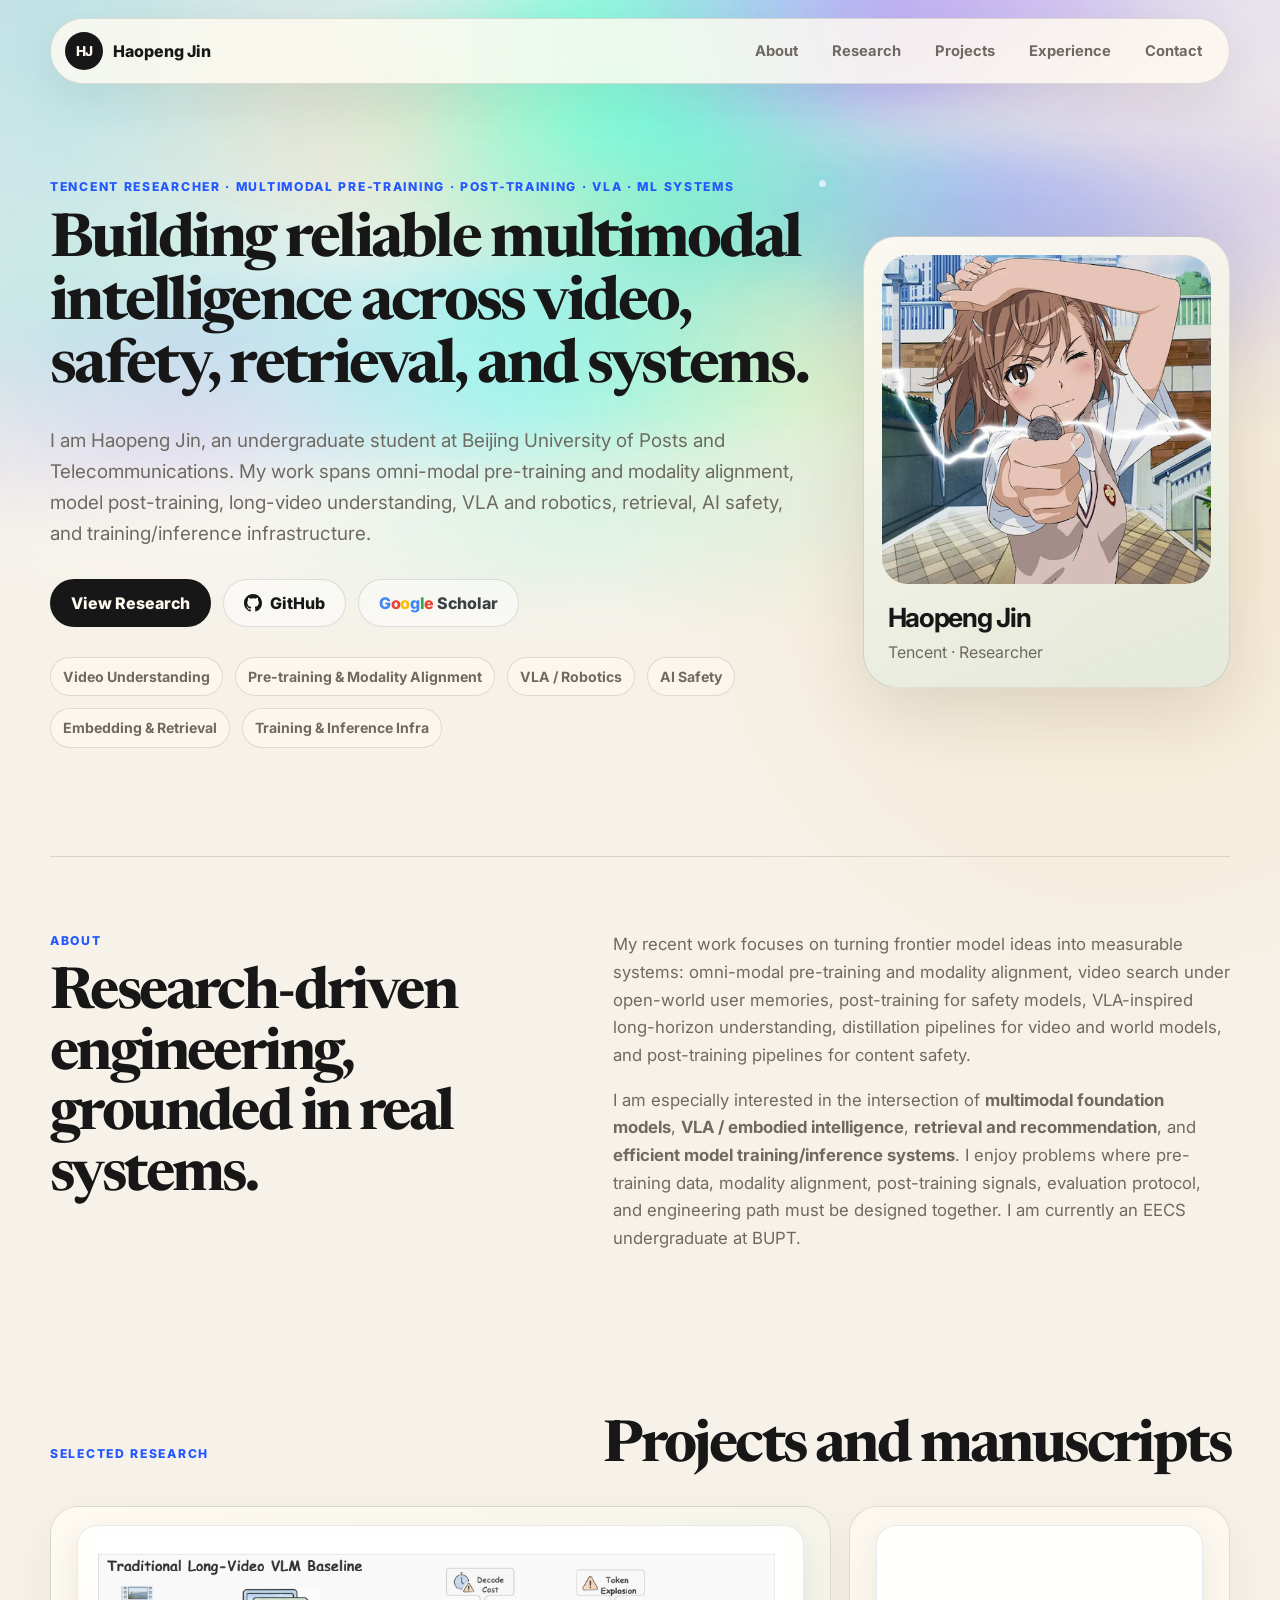
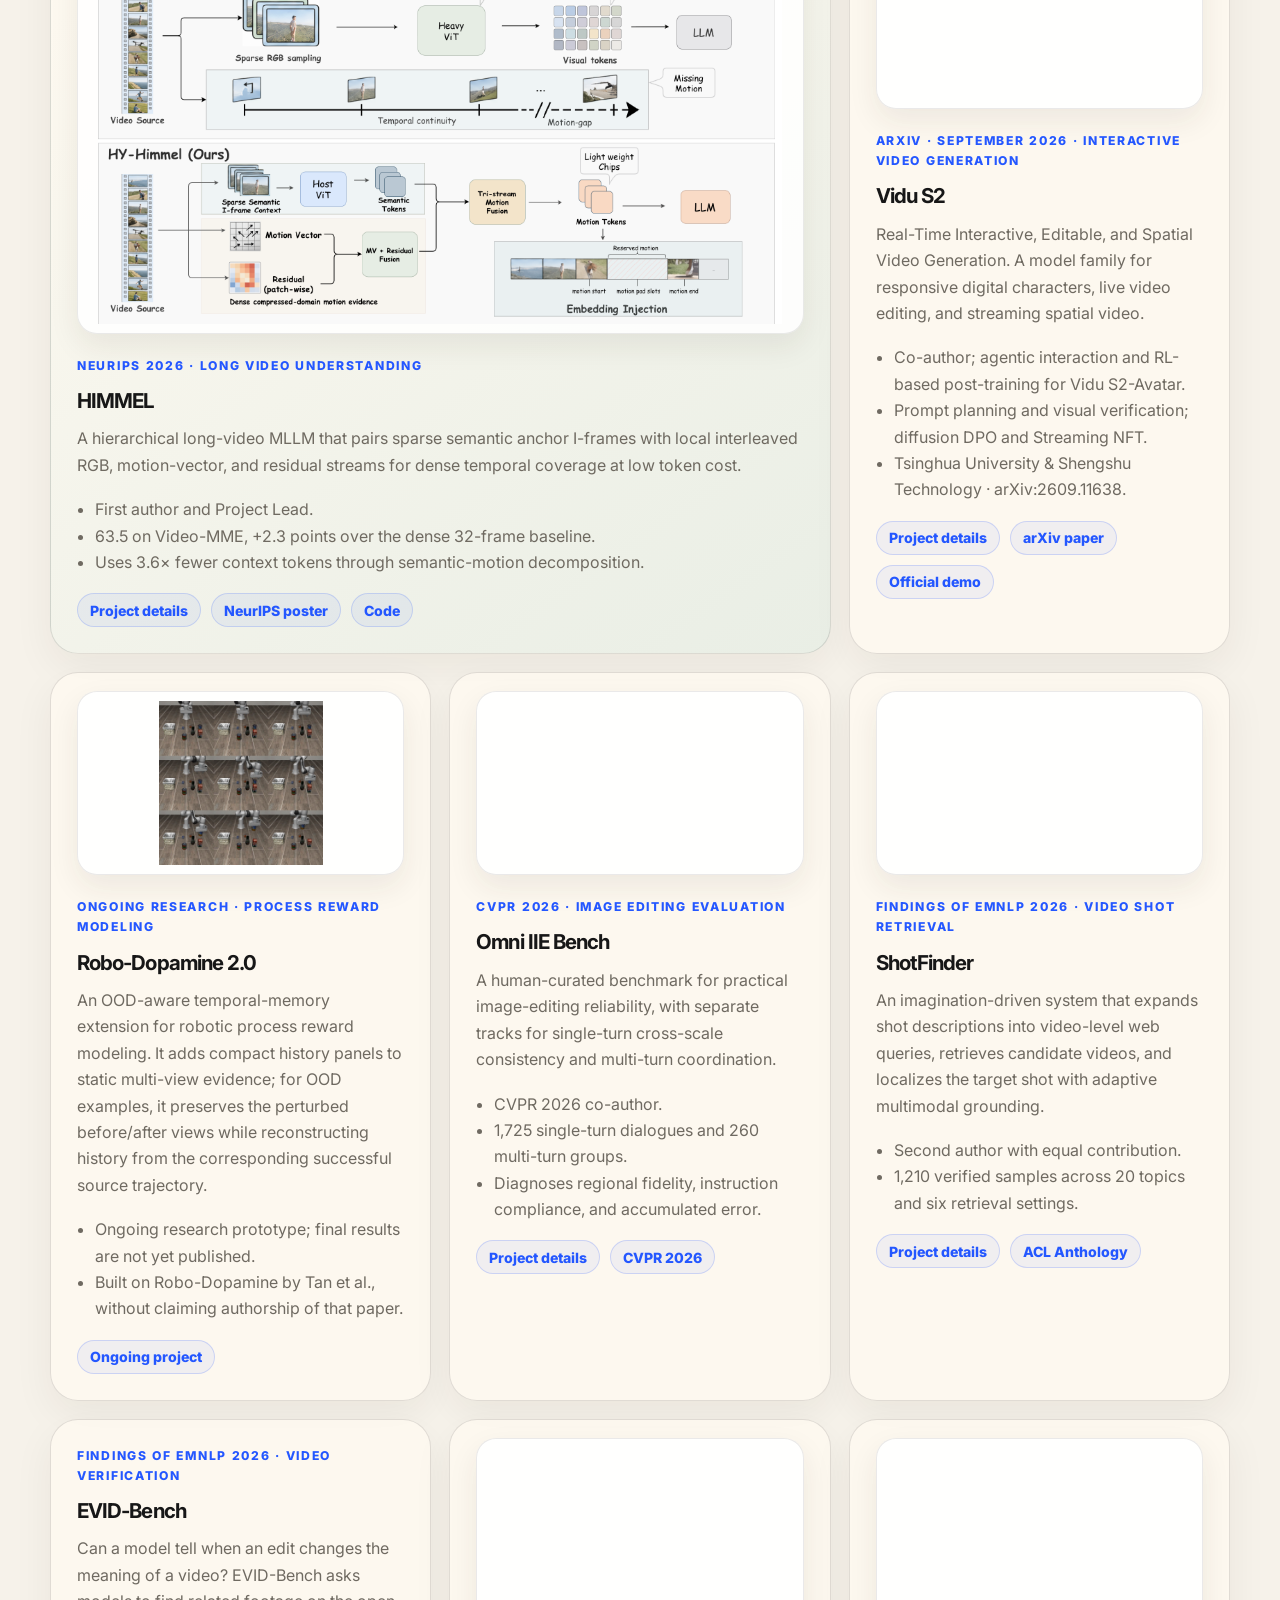
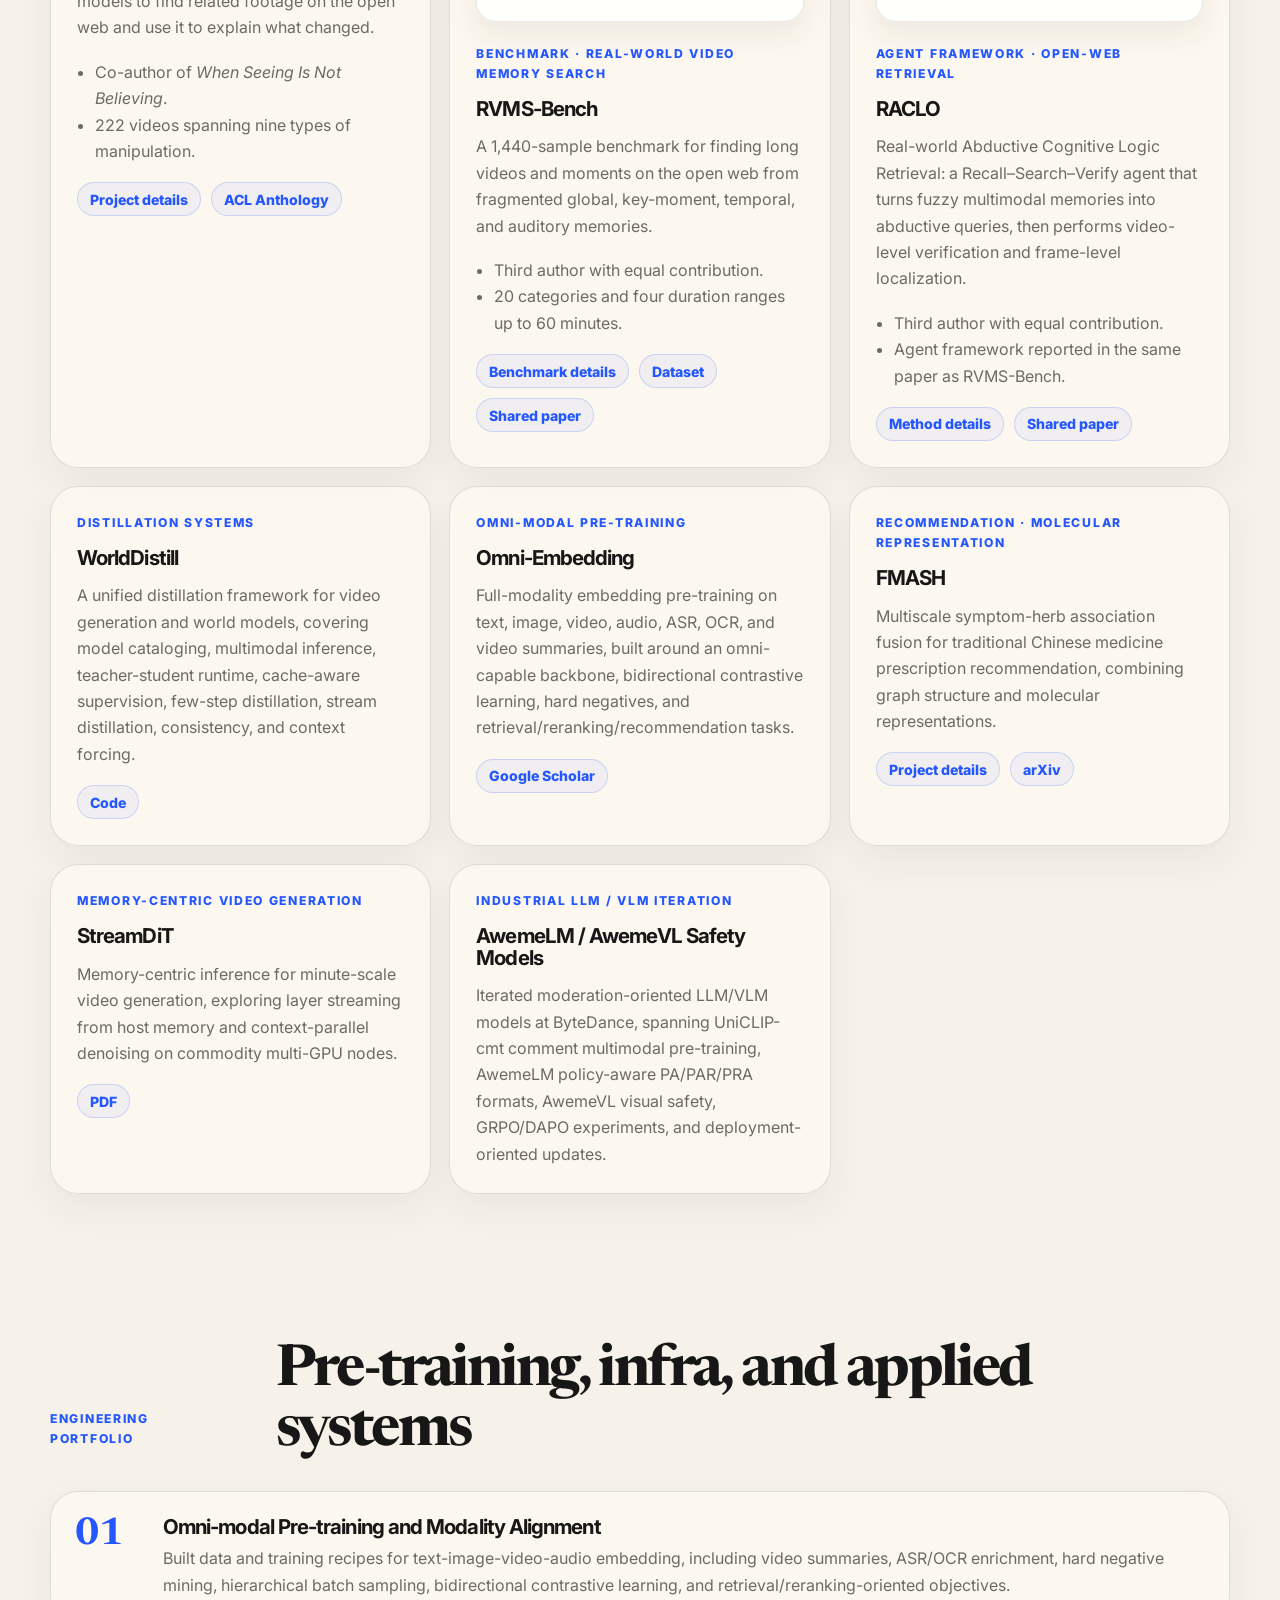
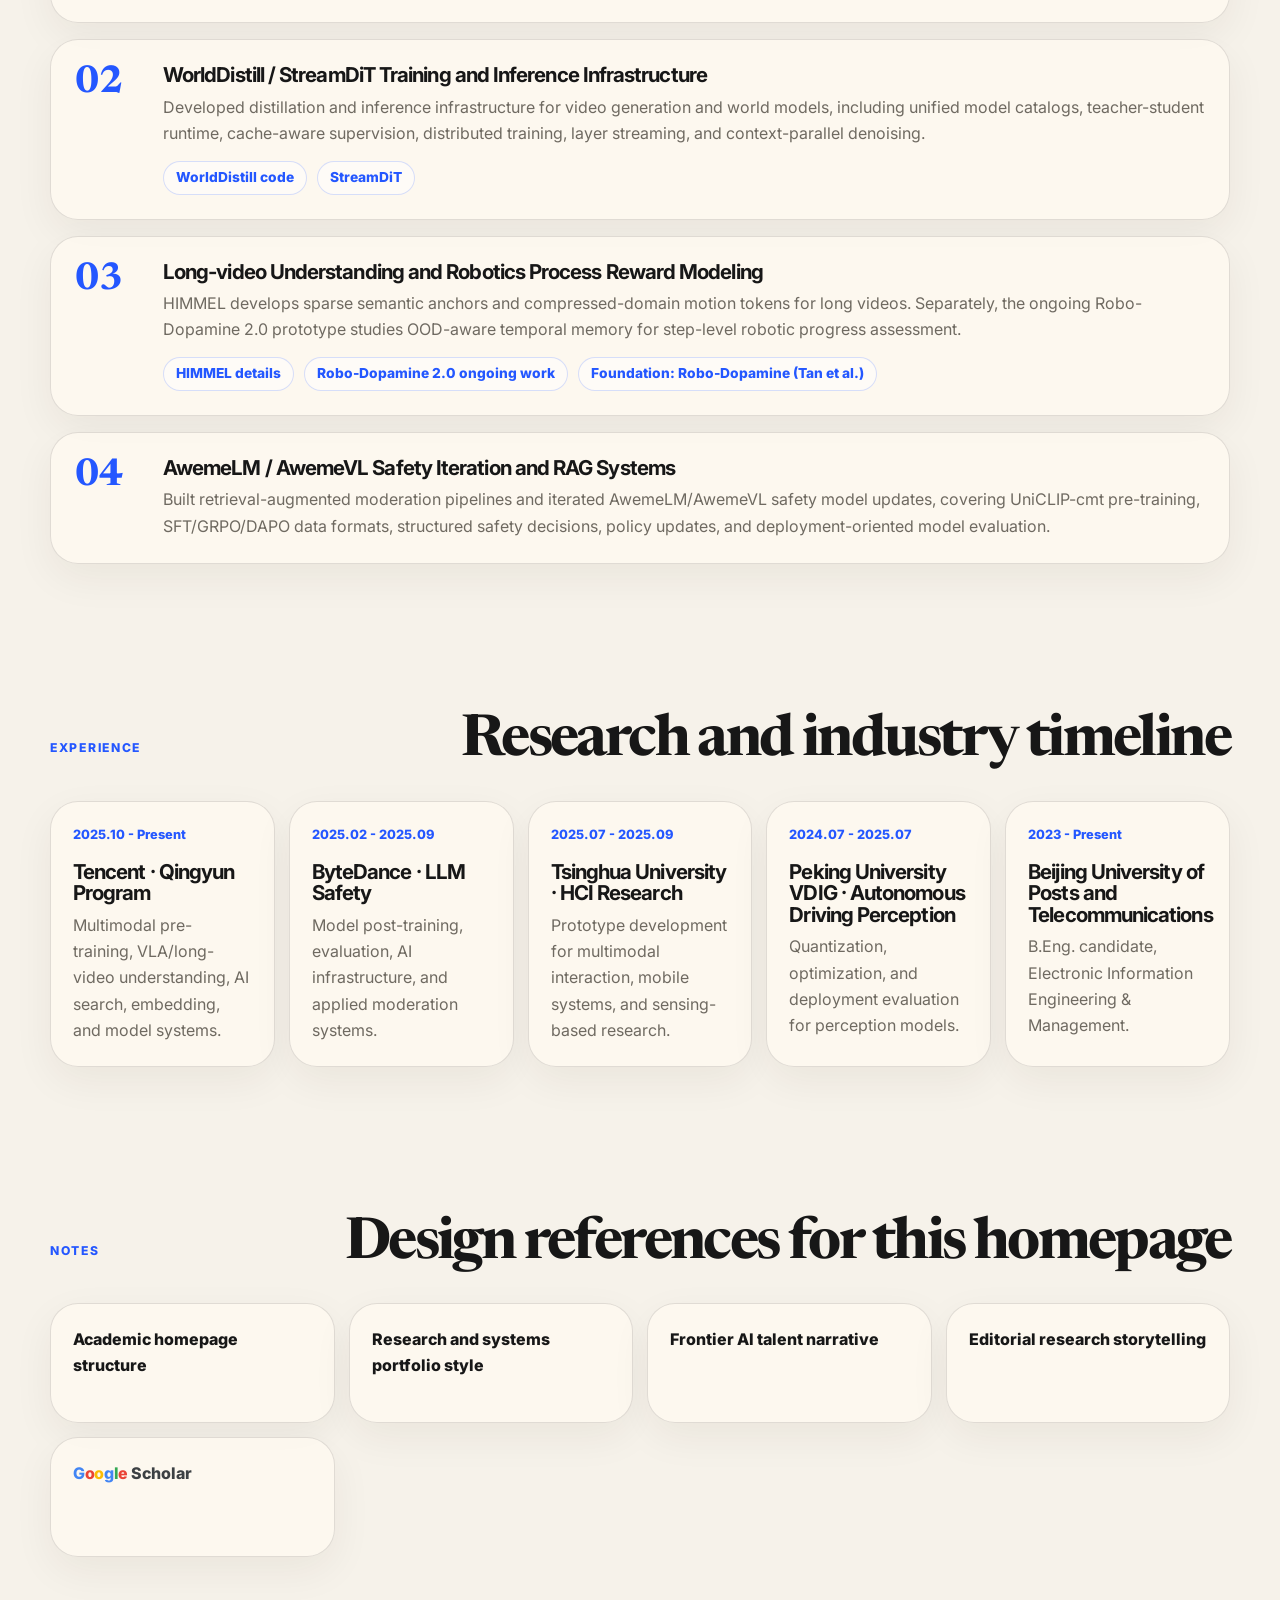
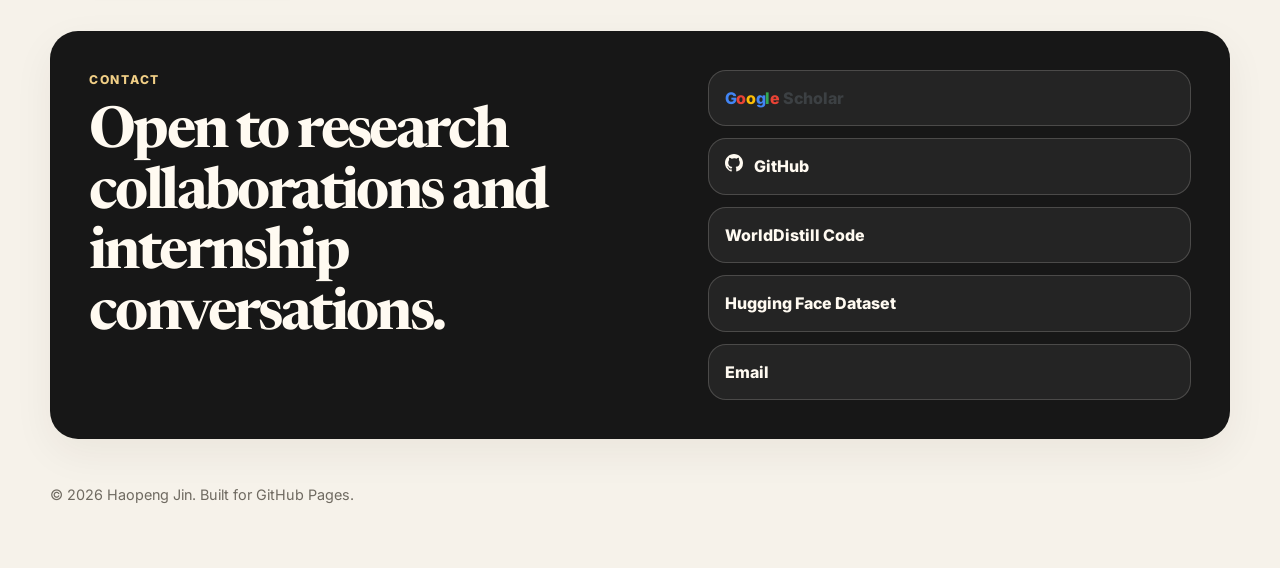
<file: index.html>
<!doctype html>
<html lang="en">
  <head>
    <meta charset="utf-8" />
    <meta name="viewport" content="width=device-width, initial-scale=1" />
    <meta
      name="description"
      content="Haopeng Jin's personal academic homepage: multimodal AI, pre-training, modality alignment, post-training, VLA, video understanding, AI safety, and training/inference systems."
    />
    <title>Haopeng Jin | Multimodal AI &amp; ML Systems</title>
    <link rel="preconnect" href="https://fonts.googleapis.com" />
    <link rel="preconnect" href="https://fonts.gstatic.com" crossorigin />
    <link
      href="https://fonts.googleapis.com/css2?family=Inter:wght@400;500;600;700;800&amp;family=Newsreader:opsz,wght@6..72,500;6..72,700&amp;display=swap"
      rel="stylesheet"
    />
    <link rel="stylesheet" href="styles.css" />
  </head>
  <body>
    <div class="aurora-bg" aria-hidden="true">
      <span class="aurora-beam beam-one"></span>
      <span class="aurora-beam beam-two"></span>
      <span class="aurora-beam beam-three"></span>
      <span class="aurora-particle particle-one"></span>
      <span class="aurora-particle particle-two"></span>
      <span class="aurora-particle particle-three"></span>
      <span class="aurora-particle particle-four"></span>
    </div>
    <div class="site-shell">
      <header class="nav">
        <a class="brand" href="#top" aria-label="Haopeng Jin homepage">
          <span class="brand-mark">HJ</span>
          <span>Haopeng Jin</span>
        </a>
        <button class="nav-toggle" type="button" aria-label="Open navigation">Menu</button>
        <nav class="nav-links" aria-label="Main navigation">
          <a href="#about">About</a>
          <a href="#research">Research</a>
          <a href="#projects">Projects</a>
          <a href="#experience">Experience</a>
          <a href="#contact">Contact</a>
        </nav>
      </header>

      <main id="top">
        <section class="hero section">
          <div class="hero-copy">
            <p class="eyebrow">Tencent Researcher · Multimodal Pre-training · Post-training · VLA · ML Systems</p>
            <h1>Building reliable multimodal intelligence across video, safety, retrieval, and systems.</h1>
            <p class="hero-text">
              I am Haopeng Jin, an undergraduate student at Beijing University of Posts and
              Telecommunications. My work spans omni-modal pre-training and modality alignment,
              model post-training, long-video understanding, VLA and robotics, retrieval, AI
              safety, and training/inference infrastructure.
            </p>
            <div class="hero-actions">
              <a class="button primary" href="#research">View Research</a>
              <a class="button secondary" href="https://github.com/Sunbeam23333" target="_blank" rel="noreferrer">
                <svg class="social-icon github-icon" viewBox="0 0 16 16" aria-hidden="true">
                  <path
                    d="M8 0C3.58 0 0 3.58 0 8c0 3.54 2.29 6.53 5.47 7.59.4.07.55-.17.55-.38 0-.19-.01-.82-.01-1.49-2.01.37-2.53-.49-2.69-.94-.09-.23-.48-.94-.82-1.13-.28-.15-.68-.52-.01-.53.63-.01 1.08.58 1.23.82.72 1.21 1.87.87 2.33.66.07-.52.28-.87.51-1.07-1.78-.2-3.64-.89-3.64-3.95 0-.87.31-1.59.82-2.15-.08-.2-.36-1.02.08-2.12 0 0 .67-.21 2.2.82A7.52 7.52 0 0 1 8 3.86c.68 0 1.36.09 2 .27 1.53-1.04 2.2-.82 2.2-.82.44 1.1.16 1.92.08 2.12.51.56.82 1.27.82 2.15 0 3.07-1.87 3.75-3.65 3.95.29.25.54.73.54 1.48 0 1.07-.01 1.93-.01 2.2 0 .21.15.46.55.38A8.01 8.01 0 0 0 16 8c0-4.42-3.58-8-8-8Z"
                  />
                </svg>
                GitHub
              </a>
              <a
                class="button secondary scholar-button"
                href="https://scholar.google.com/citations?hl=en&amp;user=7NUo_ykAAAAJ"
                target="_blank"
                rel="noreferrer"
              >
                <span class="google-wordmark" aria-label="Google">
                  <span class="g-blue">G</span><span class="g-red">o</span><span class="g-yellow">o</span><span class="g-blue">g</span><span class="g-green">l</span><span class="g-red">e</span>
                </span>
                <span class="scholar-word">Scholar</span>
              </a>
            </div>
            <div class="signal-row" aria-label="Research focus">
              <span>Video Understanding</span>
              <span>Pre-training &amp; Modality Alignment</span>
              <span>VLA / Robotics</span>
              <span>AI Safety</span>
              <span>Embedding &amp; Retrieval</span>
              <span>Training &amp; Inference Infra</span>
            </div>
          </div>
          <aside class="hero-card" aria-label="Profile summary">
            <div class="portrait-wrap">
              <img src="assets/profile-placeholder.png" alt="Temporary profile portrait for Haopeng Jin" />
            </div>
            <div class="profile-card-copy">
              <h2>Haopeng Jin</h2>
              <p>Tencent · Researcher</p>
            </div>
          </aside>
        </section>

        <section id="about" class="section split-section">
          <div>
            <p class="eyebrow">About</p>
            <h2>Research-driven engineering, grounded in real systems.</h2>
          </div>
          <div class="prose">
            <p>
              My recent work focuses on turning frontier model ideas into measurable systems:
              omni-modal pre-training and modality alignment, video search under open-world user
              memories, post-training for safety models, VLA-inspired long-horizon understanding,
              distillation pipelines for video and world models, and post-training pipelines for
              content safety.
            </p>
            <p>
              I am especially interested in the intersection of <strong>multimodal foundation
              models</strong>, <strong>VLA / embodied intelligence</strong>,
              <strong>retrieval and recommendation</strong>, and <strong>efficient model
              training/inference systems</strong>. I enjoy problems where pre-training data,
              modality alignment, post-training signals, evaluation protocol, and engineering path
              must be designed together. I am currently an EECS undergraduate at BUPT.
            </p>
          </div>
        </section>

        <section id="research" class="section">
          <div class="section-heading">
            <p class="eyebrow">Selected Research</p>
            <h2>Projects and manuscripts</h2>
          </div>
          <div class="feature-grid">
            <article id="hy-himmel" class="feature-card highlight has-preview">
              <img
                class="card-preview"
                src="assets/project-figures/hy-himmel-figure1.png"
                alt="HIMMEL semantic and compressed-domain motion paths"
                width="1970"
                height="1120"
                loading="lazy"
                decoding="async"
              />
              <div class="card-kicker">NeurIPS 2026 · Long Video Understanding</div>
              <h3><a class="title-link" href="pages/hy-himmel.html">HIMMEL</a></h3>
              <p>
                A hierarchical long-video MLLM that pairs sparse semantic anchor I-frames with
                local interleaved RGB, motion-vector, and residual streams for dense temporal
                coverage at low token cost.
              </p>
              <ul>
                <li>First author and Project Lead.</li>
                <li>63.5 on Video-MME, +2.3 points over the dense 32-frame baseline.</li>
                <li>Uses 3.6× fewer context tokens through semantic-motion decomposition.</li>
              </ul>
              <div class="card-links">
                <a href="pages/hy-himmel.html">Project details</a>
                <a href="https://neurips.cc/virtual/2026/poster/151828" target="_blank" rel="noreferrer">NeurIPS poster</a>
                <a href="https://github.com/Sunbeam23333/HIMMEL" target="_blank" rel="noreferrer">Code</a>
              </div>
            </article>

            <article id="vidu-s2" class="feature-card has-preview">
              <img
                class="card-preview"
                src="assets/project-figures/vidu-s2-overview.png"
                alt="Overview from the Vidu S2 paper: interactive avatars, video editing, and spatial video"
                width="2047"
                height="1060"
                loading="lazy"
                decoding="async"
              />
              <div class="card-kicker">arXiv · September 2026 · Interactive Video Generation</div>
              <h3><a class="title-link" href="pages/vidu-s2.html">Vidu S2</a></h3>
              <p>
                Real-Time Interactive, Editable, and Spatial Video Generation. A model family
                for responsive digital characters, live video editing, and streaming spatial video.
              </p>
              <ul>
                <li>Co-author; agentic interaction and RL-based post-training for Vidu S2-Avatar.</li>
                <li>Prompt planning and visual verification; diffusion DPO and Streaming NFT.</li>
                <li>Tsinghua University &amp; Shengshu Technology · arXiv:2609.11638.</li>
              </ul>
              <div class="card-links">
                <a href="pages/vidu-s2.html">Project details</a>
                <a href="https://arxiv.org/abs/2609.11638" target="_blank" rel="noreferrer">arXiv paper</a>
                <a href="https://vidu.com/vidu-stream" target="_blank" rel="noreferrer">Official demo</a>
              </div>
            </article>

            <article id="robo-dopamine-2" class="feature-card has-preview">
              <img
                class="card-preview"
                src="assets/project-figures/robo-dopamine2-memory-panel.png"
                alt="Time-ordered temporal memory panel for robot task progress"
                width="768"
                height="768"
                loading="lazy"
                decoding="async"
              />
              <div class="card-kicker">Ongoing Research · Process Reward Modeling</div>
              <h3><a class="title-link" href="pages/vla-robotics.html">Robo-Dopamine 2.0</a></h3>
              <p>
                An OOD-aware temporal-memory extension for robotic process reward modeling. It
                adds compact history panels to static multi-view evidence; for OOD examples, it
                preserves the perturbed before/after views while reconstructing history from the
                corresponding successful source trajectory.
              </p>
              <ul>
                <li>Ongoing research prototype; final results are not yet published.</li>
                <li>Built on Robo-Dopamine by Tan et al., without claiming authorship of that paper.</li>
              </ul>
              <div class="card-links">
                <a href="pages/vla-robotics.html">Ongoing project</a>
              </div>
            </article>

            <article id="omni-iie" class="feature-card has-preview">
              <img
                class="card-preview"
                src="assets/project-figures/omni-iie-figure1.png"
                alt="Omni IIE Bench data construction and dual-track evaluation pipeline"
                width="1835"
                height="1050"
                loading="lazy"
                decoding="async"
              />
              <div class="card-kicker">CVPR 2026 · Image Editing Evaluation</div>
              <h3><a class="title-link" href="pages/omni-iie.html">Omni IIE Bench</a></h3>
              <p>
                A human-curated benchmark for practical image-editing reliability, with separate
                tracks for single-turn cross-scale consistency and multi-turn coordination.
              </p>
              <ul>
                <li>CVPR 2026 co-author.</li>
                <li>1,725 single-turn dialogues and 260 multi-turn groups.</li>
                <li>Diagnoses regional fidelity, instruction compliance, and accumulated error.</li>
              </ul>
              <div class="card-links">
                <a href="pages/omni-iie.html">Project details</a>
                <a href="https://openaccess.thecvf.com/content/CVPR2026/html/Yang_Omni_IIE_Bench_Benchmarking_the_Practical_Capabilities_of_Image_Editing_CVPR_2026_paper.html" target="_blank" rel="noreferrer">CVPR 2026</a>
              </div>
            </article>

            <article id="shotfinder" class="feature-card has-preview">
              <img
                class="card-preview"
                src="assets/project-figures/shotfinder-figure3.png"
                alt="ShotFinder generator, retriever, and localizer pipeline"
                width="2425"
                height="1340"
                loading="lazy"
                decoding="async"
              />
              <div class="card-kicker">Findings of EMNLP 2026 · Video Shot Retrieval</div>
              <h3><a class="title-link" href="pages/shotfinder.html">ShotFinder</a></h3>
              <p>
                An imagination-driven system that expands shot descriptions into video-level web
                queries, retrieves candidate videos, and localizes the target shot with adaptive
                multimodal grounding.
              </p>
              <ul>
                <li>Second author with equal contribution.</li>
                <li>1,210 verified samples across 20 topics and six retrieval settings.</li>
              </ul>
              <div class="card-links">
                <a href="pages/shotfinder.html">Project details</a>
                <a href="https://aclanthology.org/2026.findings-emnlp.756/" target="_blank" rel="noreferrer">ACL Anthology</a>
              </div>
            </article>

            <article id="evid-bench" class="feature-card">
              <div class="card-kicker">Findings of EMNLP 2026 · Video Verification</div>
              <h3><a class="title-link" href="pages/evid-bench.html">EVID-Bench</a></h3>
              <p>
                Can a model tell when an edit changes the meaning of a video? EVID-Bench asks
                models to find related footage on the open web and use it to explain what changed.
              </p>
              <ul>
                <li>Co-author of <em>When Seeing Is Not Believing</em>.</li>
                <li>222 videos spanning nine types of manipulation.</li>
              </ul>
              <div class="card-links">
                <a href="pages/evid-bench.html">Project details</a>
                <a href="https://aclanthology.org/2026.findings-emnlp.763/" target="_blank" rel="noreferrer">ACL Anthology</a>
              </div>
            </article>

            <article id="rvms-bench" class="feature-card has-preview">
              <img
                class="card-preview"
                src="assets/project-figures/rvms-figure1.png"
                alt="RVMS-Bench shift from closed-pool retrieval to real-world memory search"
                width="2030"
                height="970"
                loading="lazy"
                decoding="async"
              />
              <div class="card-kicker">Benchmark · Real-World Video Memory Search</div>
              <h3><a class="title-link" href="pages/rvms-bench.html">RVMS-Bench</a></h3>
              <p>
                A 1,440-sample benchmark for finding long videos and moments on the open web from
                fragmented global, key-moment, temporal, and auditory memories.
              </p>
              <ul>
                <li>Third author with equal contribution.</li>
                <li>20 categories and four duration ranges up to 60 minutes.</li>
              </ul>
              <div class="card-links">
                <a href="pages/rvms-bench.html">Benchmark details</a>
                <a href="https://huggingface.co/datasets/tencent/RVMS-Bench" target="_blank" rel="noreferrer">Dataset</a>
                <a href="https://arxiv.org/abs/2602.10159" target="_blank" rel="noreferrer">Shared paper</a>
              </div>
            </article>

            <article id="raclo" class="feature-card has-preview">
              <img
                class="card-preview"
                src="assets/project-figures/raclo-figure3.png"
                alt="RACLO Recall-Search-Verify agent framework"
                width="2160"
                height="700"
                loading="lazy"
                decoding="async"
              />
              <div class="card-kicker">Agent Framework · Open-Web Retrieval</div>
              <h3><a class="title-link" href="pages/raclo.html">RACLO</a></h3>
              <p>
                Real-world Abductive Cognitive Logic Retrieval: a Recall–Search–Verify agent that
                turns fuzzy multimodal memories into abductive queries, then performs video-level
                verification and frame-level localization.
              </p>
              <ul>
                <li>Third author with equal contribution.</li>
                <li>Agent framework reported in the same paper as RVMS-Bench.</li>
              </ul>
              <div class="card-links">
                <a href="pages/raclo.html">Method details</a>
                <a href="https://arxiv.org/abs/2602.10159" target="_blank" rel="noreferrer">Shared paper</a>
              </div>
            </article>

            <article id="worlddistill" class="feature-card">
              <div class="card-kicker">Distillation Systems</div>
              <h3>
                <a class="title-link" href="pages/worlddistill.html">
                  WorldDistill
                </a>
              </h3>
              <p>
                A unified distillation framework for video generation and world models, covering
                model cataloging, multimodal inference, teacher-student runtime, cache-aware
                supervision, few-step distillation, stream distillation, consistency, and context
                forcing.
              </p>
              <div class="card-links">
                <a href="https://github.com/Sunbeam23333/WorldDistill" target="_blank" rel="noreferrer">Code</a>
              </div>
            </article>

            <article id="omni-embedding" class="feature-card">
              <div class="card-kicker">Omni-modal Pre-training</div>
              <h3><a class="title-link" href="pages/omni-embedding.html">Omni-Embedding</a></h3>
              <p>
                Full-modality embedding pre-training on text, image, video, audio, ASR, OCR, and
                video summaries, built around an omni-capable backbone, bidirectional contrastive
                learning, hard negatives, and retrieval/reranking/recommendation tasks.
              </p>
              <div class="card-links">
                <a href="https://scholar.google.com/citations?hl=en&amp;user=7NUo_ykAAAAJ" target="_blank" rel="noreferrer">
                  Google Scholar
                </a>
              </div>
            </article>

            <article id="fmash" class="feature-card">
              <div class="card-kicker">Recommendation · Molecular Representation</div>
              <h3><a class="title-link" href="pages/fmash.html">FMASH</a></h3>
              <p>
                Multiscale symptom-herb association fusion for traditional Chinese medicine
                prescription recommendation, combining graph structure and molecular representations.
              </p>
              <div class="card-links">
                <a href="pages/fmash.html">Project details</a>
                <a href="https://arxiv.org/abs/2503.05167" target="_blank" rel="noreferrer">arXiv</a>
              </div>
            </article>

            <article id="streamdit" class="feature-card">
              <div class="card-kicker">Memory-centric Video Generation</div>
              <h3>
                <a
                  class="title-link"
                  href="pages/streamdit.html"
                >
                  StreamDiT
                </a>
              </h3>
              <p>
                Memory-centric inference for minute-scale video generation, exploring layer
                streaming from host memory and context-parallel denoising on commodity multi-GPU
                nodes.
              </p>
              <div class="card-links">
                <a
                  href="https://www.researchgate.net/profile/Haopeng-Jin/publication/404366111_StreamDiT_Memory-Centric_Inference_for_Minute-Scale_Video_Generation_via_Layer_Streaming_from_Host_Memory_and_Context-Parallel_Denoising_on_Commodity_Multi-GPU_Nodes/links/69f585e832a2ba2b2d564340/StreamDiT-Memory-Centric-Inference-for-Minute-Scale-Video-Generation-via-Layer-Streaming-from-Host-Memory-and-Context-Parallel-Denoising-on-Commodity-Multi-GPU-Nodes.pdf"
                  target="_blank"
                  rel="noreferrer"
                >
                  PDF
                </a>
              </div>
            </article>

            <article id="awemelm" class="feature-card">
              <div class="card-kicker">Industrial LLM / VLM Iteration</div>
              <h3><a class="title-link" href="pages/awemelm-awemevl.html">AwemeLM / AwemeVL Safety Models</a></h3>
              <p>
                Iterated moderation-oriented LLM/VLM models at ByteDance, spanning UniCLIP-cmt
                comment multimodal pre-training, AwemeLM policy-aware PA/PAR/PRA formats,
                AwemeVL visual safety, GRPO/DAPO experiments, and deployment-oriented updates.
              </p>
            </article>
          </div>
        </section>

        <section id="projects" class="section">
          <div class="section-heading">
            <p class="eyebrow">Engineering Portfolio</p>
            <h2>Pre-training, infra, and applied systems</h2>
          </div>
          <div class="project-list">
            <article>
              <span class="index">01</span>
              <div>
                <h3>Omni-modal Pre-training and Modality Alignment</h3>
                <p>
                  Built data and training recipes for text-image-video-audio embedding, including
                  video summaries, ASR/OCR enrichment, hard negative mining, hierarchical batch
                  sampling, bidirectional contrastive learning, and retrieval/reranking-oriented
                  objectives.
                </p>
              </div>
            </article>
            <article>
              <span class="index">02</span>
              <div>
                <h3>WorldDistill / StreamDiT Training and Inference Infrastructure</h3>
                <p>
                  Developed distillation and inference infrastructure for video generation and
                  world models, including unified model catalogs, teacher-student runtime,
                  cache-aware supervision, distributed training, layer streaming, and
                  context-parallel denoising.
                </p>
                <div class="project-links">
                  <a href="https://github.com/Sunbeam23333/WorldDistill" target="_blank" rel="noreferrer">WorldDistill code</a>
                  <a
                    href="https://www.researchgate.net/profile/Haopeng-Jin/publication/404366111_StreamDiT_Memory-Centric_Inference_for_Minute-Scale_Video_Generation_via_Layer_Streaming_from_Host_Memory_and_Context-Parallel_Denoising_on_Commodity_Multi-GPU_Nodes/links/69f585e832a2ba2b2d564340/StreamDiT-Memory-Centric-Inference-for-Minute-Scale-Video-Generation-via-Layer-Streaming-from-Host-Memory-and-Context-Parallel-Denoising-on-Commodity-Multi-GPU-Nodes.pdf"
                    target="_blank"
                    rel="noreferrer"
                  >
                    StreamDiT
                  </a>
                </div>
              </div>
            </article>
            <article>
              <span class="index">03</span>
              <div>
                <h3>Long-video Understanding and Robotics Process Reward Modeling</h3>
                <p>
                  HIMMEL develops sparse semantic anchors and compressed-domain motion tokens
                  for long videos. Separately, the ongoing Robo-Dopamine 2.0 prototype studies
                  OOD-aware temporal memory for step-level robotic progress assessment.
                </p>
                <div class="project-links">
                  <a href="pages/hy-himmel.html">HIMMEL details</a>
                  <a href="pages/vla-robotics.html">Robo-Dopamine 2.0 ongoing work</a>
                  <a href="https://robo-dopamine.github.io/" target="_blank" rel="noreferrer">Foundation: Robo-Dopamine (Tan et al.)</a>
                </div>
              </div>
            </article>
            <article>
              <span class="index">04</span>
              <div>
                <h3>AwemeLM / AwemeVL Safety Iteration and RAG Systems</h3>
                <p>
                  Built retrieval-augmented moderation pipelines and iterated AwemeLM/AwemeVL
                  safety model updates, covering UniCLIP-cmt pre-training, SFT/GRPO/DAPO data
                  formats, structured safety decisions, policy updates, and deployment-oriented
                  model evaluation.
                </p>
              </div>
            </article>
          </div>
        </section>

        <section id="experience" class="section timeline-section">
          <div class="section-heading">
            <p class="eyebrow">Experience</p>
            <h2>Research and industry timeline</h2>
          </div>
          <div class="timeline">
            <article>
              <time>2025.10 - Present</time>
              <h3>Tencent · Qingyun Program</h3>
              <p>Multimodal pre-training, VLA/long-video understanding, AI search, embedding, and model systems.</p>
            </article>
            <article>
              <time>2025.02 - 2025.09</time>
              <h3>ByteDance · LLM Safety</h3>
              <p>Model post-training, evaluation, AI infrastructure, and applied moderation systems.</p>
            </article>
            <article>
              <time>2025.07 - 2025.09</time>
              <h3>Tsinghua University · HCI Research</h3>
              <p>Prototype development for multimodal interaction, mobile systems, and sensing-based research.</p>
            </article>
            <article>
              <time>2024.07 - 2025.07</time>
              <h3>Peking University VDIG · Autonomous Driving Perception</h3>
              <p>Quantization, optimization, and deployment evaluation for perception models.</p>
            </article>
            <article>
              <time>2023 - Present</time>
              <h3>Beijing University of Posts and Telecommunications</h3>
              <p>B.Eng. candidate, Electronic Information Engineering &amp; Management.</p>
            </article>
          </div>
        </section>

        <section class="section writing-section">
          <div class="section-heading">
            <p class="eyebrow">Notes</p>
            <h2>Design references for this homepage</h2>
          </div>
          <div class="note-grid">
            <a href="https://manchery.github.io/" target="_blank" rel="noreferrer">
              Academic homepage structure
            </a>
            <a href="https://yaobaiwei.github.io/" target="_blank" rel="noreferrer">
              Research and systems portfolio style
            </a>
            <a href="https://seed.bytedance.com/zh/seedearlycareer" target="_blank" rel="noreferrer">
              Frontier AI talent narrative
            </a>
            <a href="https://openai.com/index/model-disproves-discrete-geometry-conjecture/" target="_blank" rel="noreferrer">
              Editorial research storytelling
            </a>
            <a href="https://scholar.google.com/citations?hl=en&amp;user=7NUo_ykAAAAJ" target="_blank" rel="noreferrer">
              <span class="google-wordmark" aria-label="Google">
                <span class="g-blue">G</span><span class="g-red">o</span><span class="g-yellow">o</span><span class="g-blue">g</span><span class="g-green">l</span><span class="g-red">e</span>
              </span>
              <span class="scholar-word"> Scholar</span>
            </a>
          </div>
        </section>

        <section id="contact" class="section contact">
          <div>
            <p class="eyebrow">Contact</p>
            <h2>Open to research collaborations and internship conversations.</h2>
          </div>
          <div class="contact-links">
            <a href="https://scholar.google.com/citations?hl=en&amp;user=7NUo_ykAAAAJ" target="_blank" rel="noreferrer">
              <span class="google-wordmark" aria-label="Google">
                <span class="g-blue">G</span><span class="g-red">o</span><span class="g-yellow">o</span><span class="g-blue">g</span><span class="g-green">l</span><span class="g-red">e</span>
              </span>
              <span class="scholar-word"> Scholar</span>
            </a>
            <a href="https://github.com/Sunbeam23333" target="_blank" rel="noreferrer">
              <svg class="social-icon github-icon" viewBox="0 0 16 16" aria-hidden="true">
                <path
                  d="M8 0C3.58 0 0 3.58 0 8c0 3.54 2.29 6.53 5.47 7.59.4.07.55-.17.55-.38 0-.19-.01-.82-.01-1.49-2.01.37-2.53-.49-2.69-.94-.09-.23-.48-.94-.82-1.13-.28-.15-.68-.52-.01-.53.63-.01 1.08.58 1.23.82.72 1.21 1.87.87 2.33.66.07-.52.28-.87.51-1.07-1.78-.2-3.64-.89-3.64-3.95 0-.87.31-1.59.82-2.15-.08-.2-.36-1.02.08-2.12 0 0 .67-.21 2.2.82A7.52 7.52 0 0 1 8 3.86c.68 0 1.36.09 2 .27 1.53-1.04 2.2-.82 2.2-.82.44 1.1.16 1.92.08 2.12.51.56.82 1.27.82 2.15 0 3.07-1.87 3.75-3.65 3.95.29.25.54.73.54 1.48 0 1.07-.01 1.93-.01 2.2 0 .21.15.46.55.38A8.01 8.01 0 0 0 16 8c0-4.42-3.58-8-8-8Z"
                />
              </svg>
              GitHub
            </a>
            <a href="https://github.com/Sunbeam23333/WorldDistill" target="_blank" rel="noreferrer">
              WorldDistill Code
            </a>
            <a href="https://huggingface.co/datasets/tencent/RVMS-Bench" target="_blank" rel="noreferrer">
              Hugging Face Dataset
            </a>
            <a href="mailto:Meiqin1shengtui@126.com">Email</a>
          </div>
        </section>
      </main>

      <footer class="footer">
        <p>© <span id="year"></span> Haopeng Jin. Built for GitHub Pages.</p>
      </footer>
    </div>

    <script src="script.js"></script>
  </body>
</html>
</file>
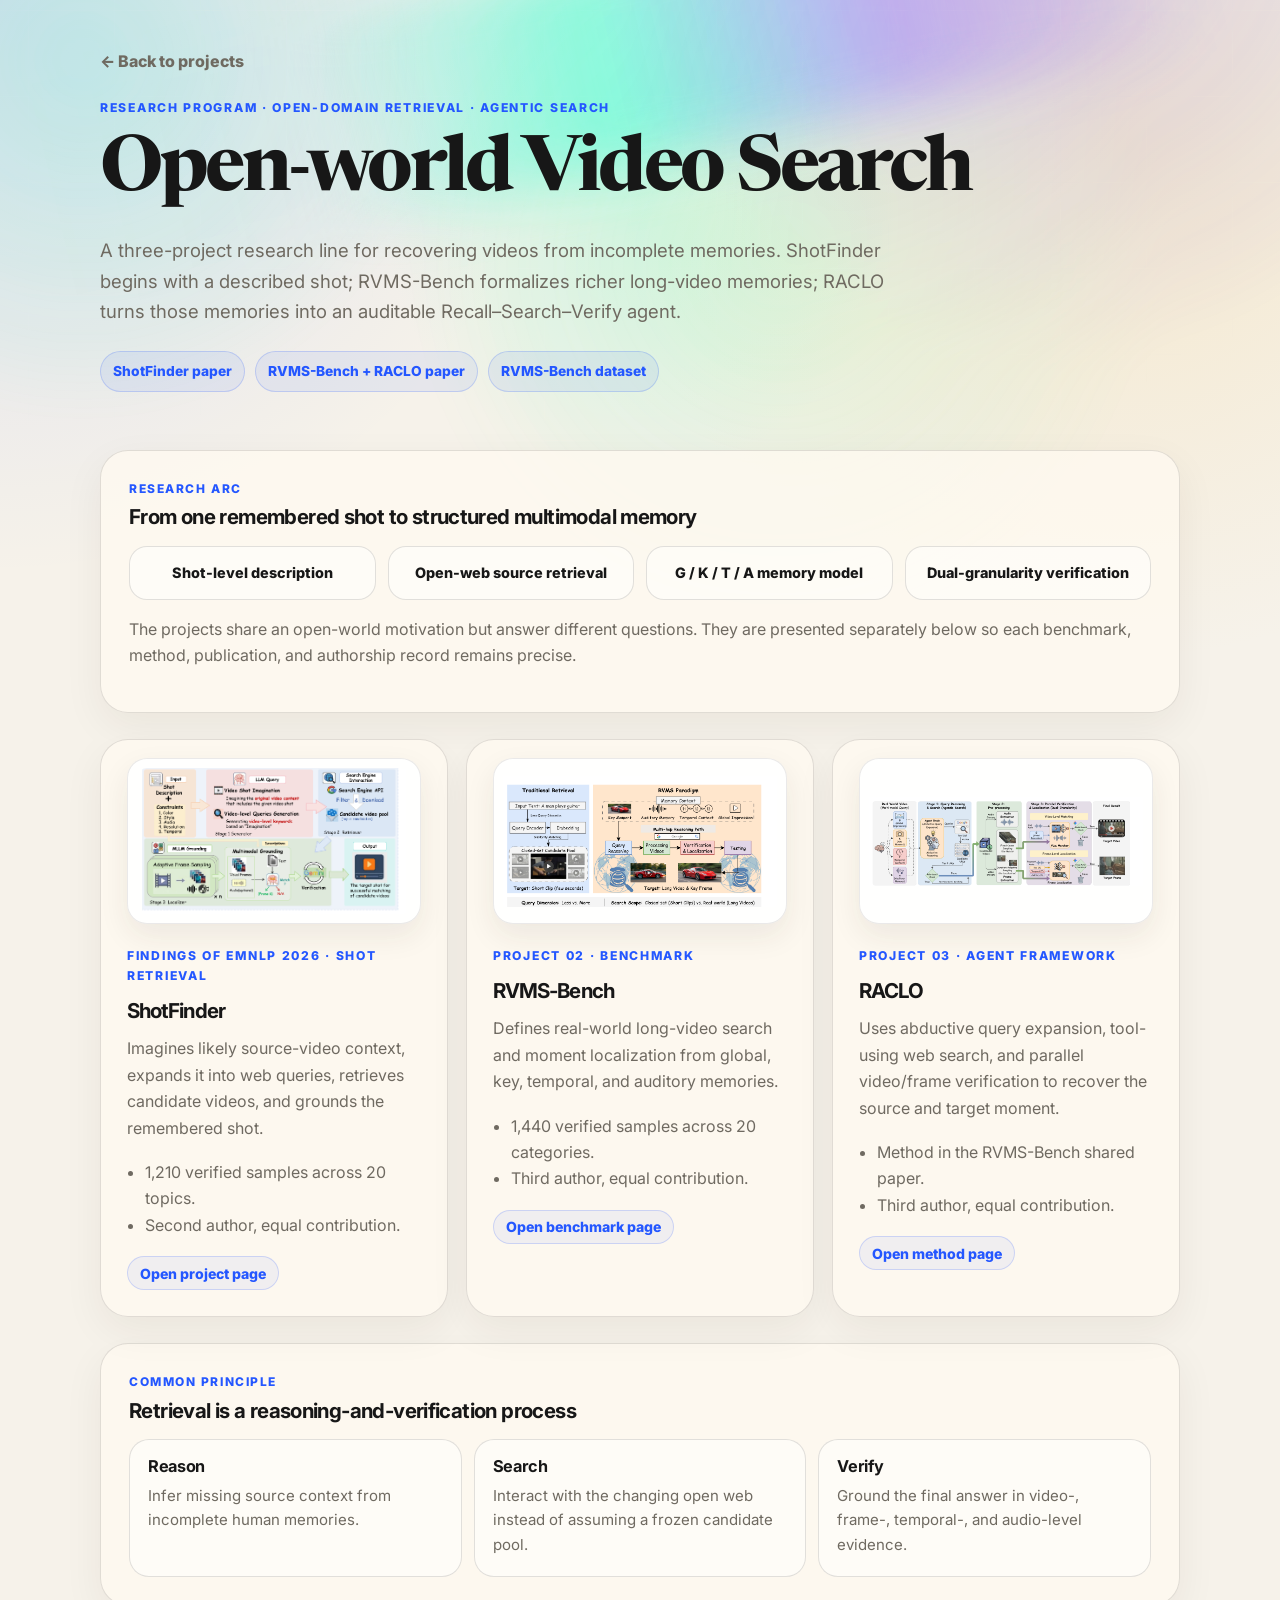
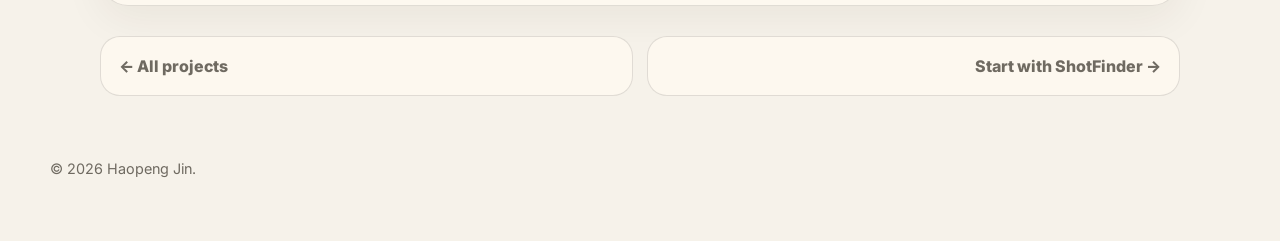
<file: pages/video-search.html>
<!doctype html>
<html lang="en">
  <head>
    <meta charset="utf-8" />
    <meta name="viewport" content="width=device-width, initial-scale=1" />
    <meta
      name="description"
      content="A research program in open-domain video search: ShotFinder, RVMS-Bench, and RACLO."
    />
    <title>Open-world Video Search Research | Haopeng Jin</title>
    <link rel="preconnect" href="https://fonts.googleapis.com" />
    <link rel="preconnect" href="https://fonts.gstatic.com" crossorigin />
    <link
      href="https://fonts.googleapis.com/css2?family=Inter:wght@400;500;600;700;800&amp;family=Newsreader:opsz,wght@6..72,500;6..72,700&amp;display=swap"
      rel="stylesheet"
    />
    <link rel="stylesheet" href="../styles.css" />
  </head>
  <body>
    <div class="aurora-bg" aria-hidden="true">
      <span class="aurora-beam beam-one"></span>
      <span class="aurora-particle particle-one"></span>
    </div>
    <div class="site-shell">
      <main class="detail-main">
        <section class="detail-hero">
          <a class="back-link" href="../index.html#research">← Back to projects</a>
          <p class="eyebrow">Research Program · Open-domain Retrieval · Agentic Search</p>
          <h1>Open-world Video Search</h1>
          <p class="detail-lead">
            A three-project research line for recovering videos from incomplete memories. ShotFinder
            begins with a described shot; RVMS-Bench formalizes richer long-video memories; RACLO
            turns those memories into an auditable Recall–Search–Verify agent.
          </p>
          <div class="detail-meta">
            <a href="https://aclanthology.org/2026.findings-emnlp.756/" target="_blank" rel="noreferrer">ShotFinder paper</a>
            <a href="https://arxiv.org/abs/2602.10159" target="_blank" rel="noreferrer">RVMS-Bench + RACLO paper</a>
            <a href="https://huggingface.co/datasets/tencent/RVMS-Bench" target="_blank" rel="noreferrer">RVMS-Bench dataset</a>
          </div>
        </section>

        <section class="detail-section">
          <span class="section-label">Research arc</span>
          <h2>From one remembered shot to structured multimodal memory</h2>
          <div class="method-flow">
            <span>Shot-level description</span>
            <span>Open-web source retrieval</span>
            <span>G / K / T / A memory model</span>
            <span>Dual-granularity verification</span>
          </div>
          <p>
            The projects share an open-world motivation but answer different questions. They are
            presented separately below so each benchmark, method, publication, and authorship
            record remains precise.
          </p>
        </section>

        <section class="feature-grid" aria-label="Video search projects">
          <article class="feature-card has-preview">
            <img
              class="card-preview"
              src="../assets/project-figures/shotfinder-figure3.png"
              alt="ShotFinder Generator, Retriever, and Localizer"
              width="2425"
              height="1340"
            />
            <div class="card-kicker">Findings of EMNLP 2026 · Shot retrieval</div>
            <h3><a class="title-link" href="shotfinder.html">ShotFinder</a></h3>
            <p>
              Imagines likely source-video context, expands it into web queries, retrieves candidate
              videos, and grounds the remembered shot.
            </p>
            <ul>
              <li>1,210 verified samples across 20 topics.</li>
              <li>Second author, equal contribution.</li>
            </ul>
            <div class="card-links"><a href="shotfinder.html">Open project page</a></div>
          </article>

          <article class="feature-card has-preview">
            <img
              class="card-preview"
              src="../assets/project-figures/rvms-figure1.png"
              alt="RVMS paradigm compared with traditional closed-pool retrieval"
              width="2030"
              height="970"
              loading="lazy"
              decoding="async"
            />
            <div class="card-kicker">Project 02 · Benchmark</div>
            <h3><a class="title-link" href="rvms-bench.html">RVMS-Bench</a></h3>
            <p>
              Defines real-world long-video search and moment localization from global, key,
              temporal, and auditory memories.
            </p>
            <ul>
              <li>1,440 verified samples across 20 categories.</li>
              <li>Third author, equal contribution.</li>
            </ul>
            <div class="card-links"><a href="rvms-bench.html">Open benchmark page</a></div>
          </article>

          <article class="feature-card has-preview">
            <img
              class="card-preview"
              src="../assets/project-figures/raclo-figure3.png"
              alt="RACLO Recall-Search-Verify agent"
              width="2160"
              height="700"
              loading="lazy"
              decoding="async"
            />
            <div class="card-kicker">Project 03 · Agent framework</div>
            <h3><a class="title-link" href="raclo.html">RACLO</a></h3>
            <p>
              Uses abductive query expansion, tool-using web search, and parallel video/frame
              verification to recover the source and target moment.
            </p>
            <ul>
              <li>Method in the RVMS-Bench shared paper.</li>
              <li>Third author, equal contribution.</li>
            </ul>
            <div class="card-links"><a href="raclo.html">Open method page</a></div>
          </article>
        </section>

        <section class="detail-section">
          <span class="section-label">Common principle</span>
          <h2>Retrieval is a reasoning-and-verification process</h2>
          <div class="insight-grid">
            <div class="insight-card">
              <h3>Reason</h3>
              <p>Infer missing source context from incomplete human memories.</p>
            </div>
            <div class="insight-card">
              <h3>Search</h3>
              <p>Interact with the changing open web instead of assuming a frozen candidate pool.</p>
            </div>
            <div class="insight-card">
              <h3>Verify</h3>
              <p>Ground the final answer in video-, frame-, temporal-, and audio-level evidence.</p>
            </div>
          </div>
        </section>

        <nav class="project-nav" aria-label="Project navigation">
          <a href="../index.html#research">← All projects</a>
          <a href="shotfinder.html">Start with ShotFinder →</a>
        </nav>
      </main>
      <footer class="footer"><p>© <span id="year"></span> Haopeng Jin.</p></footer>
    </div>
    <script src="../script.js"></script>
  </body>
</html>
</file>
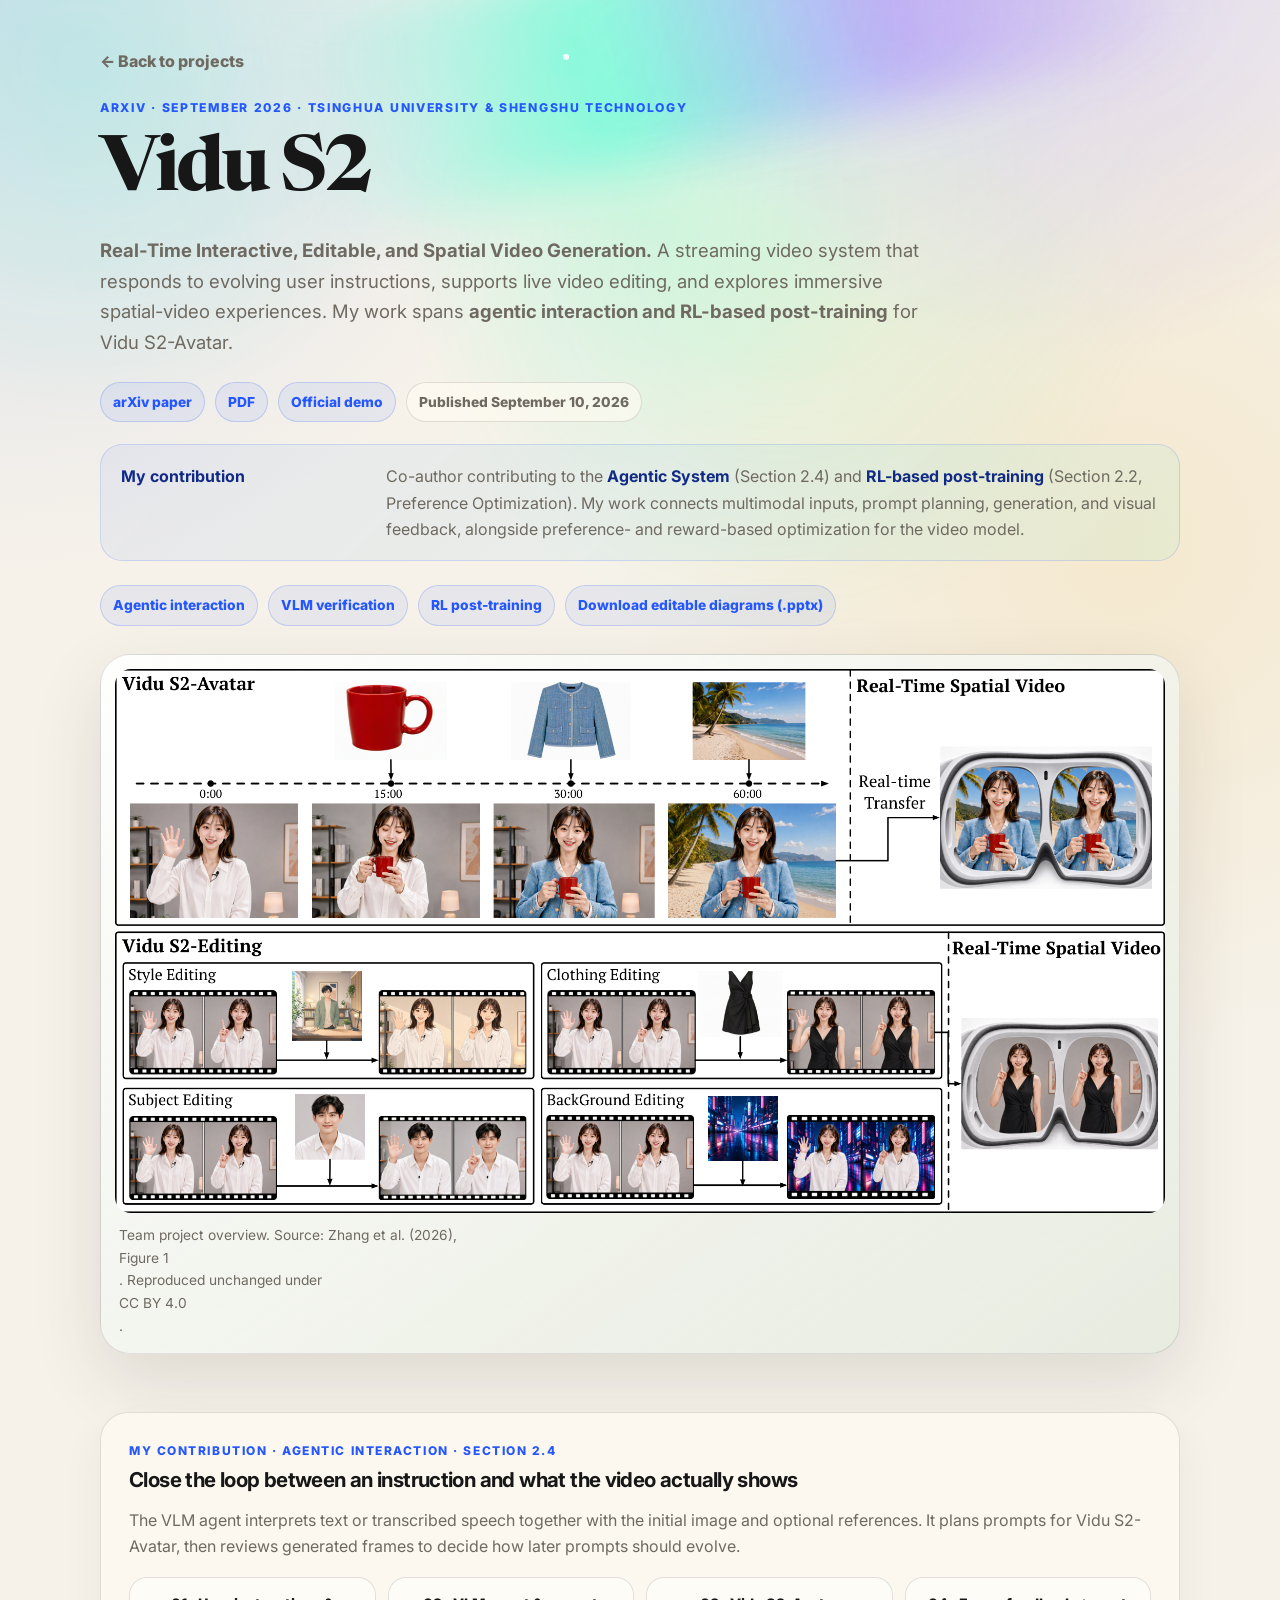
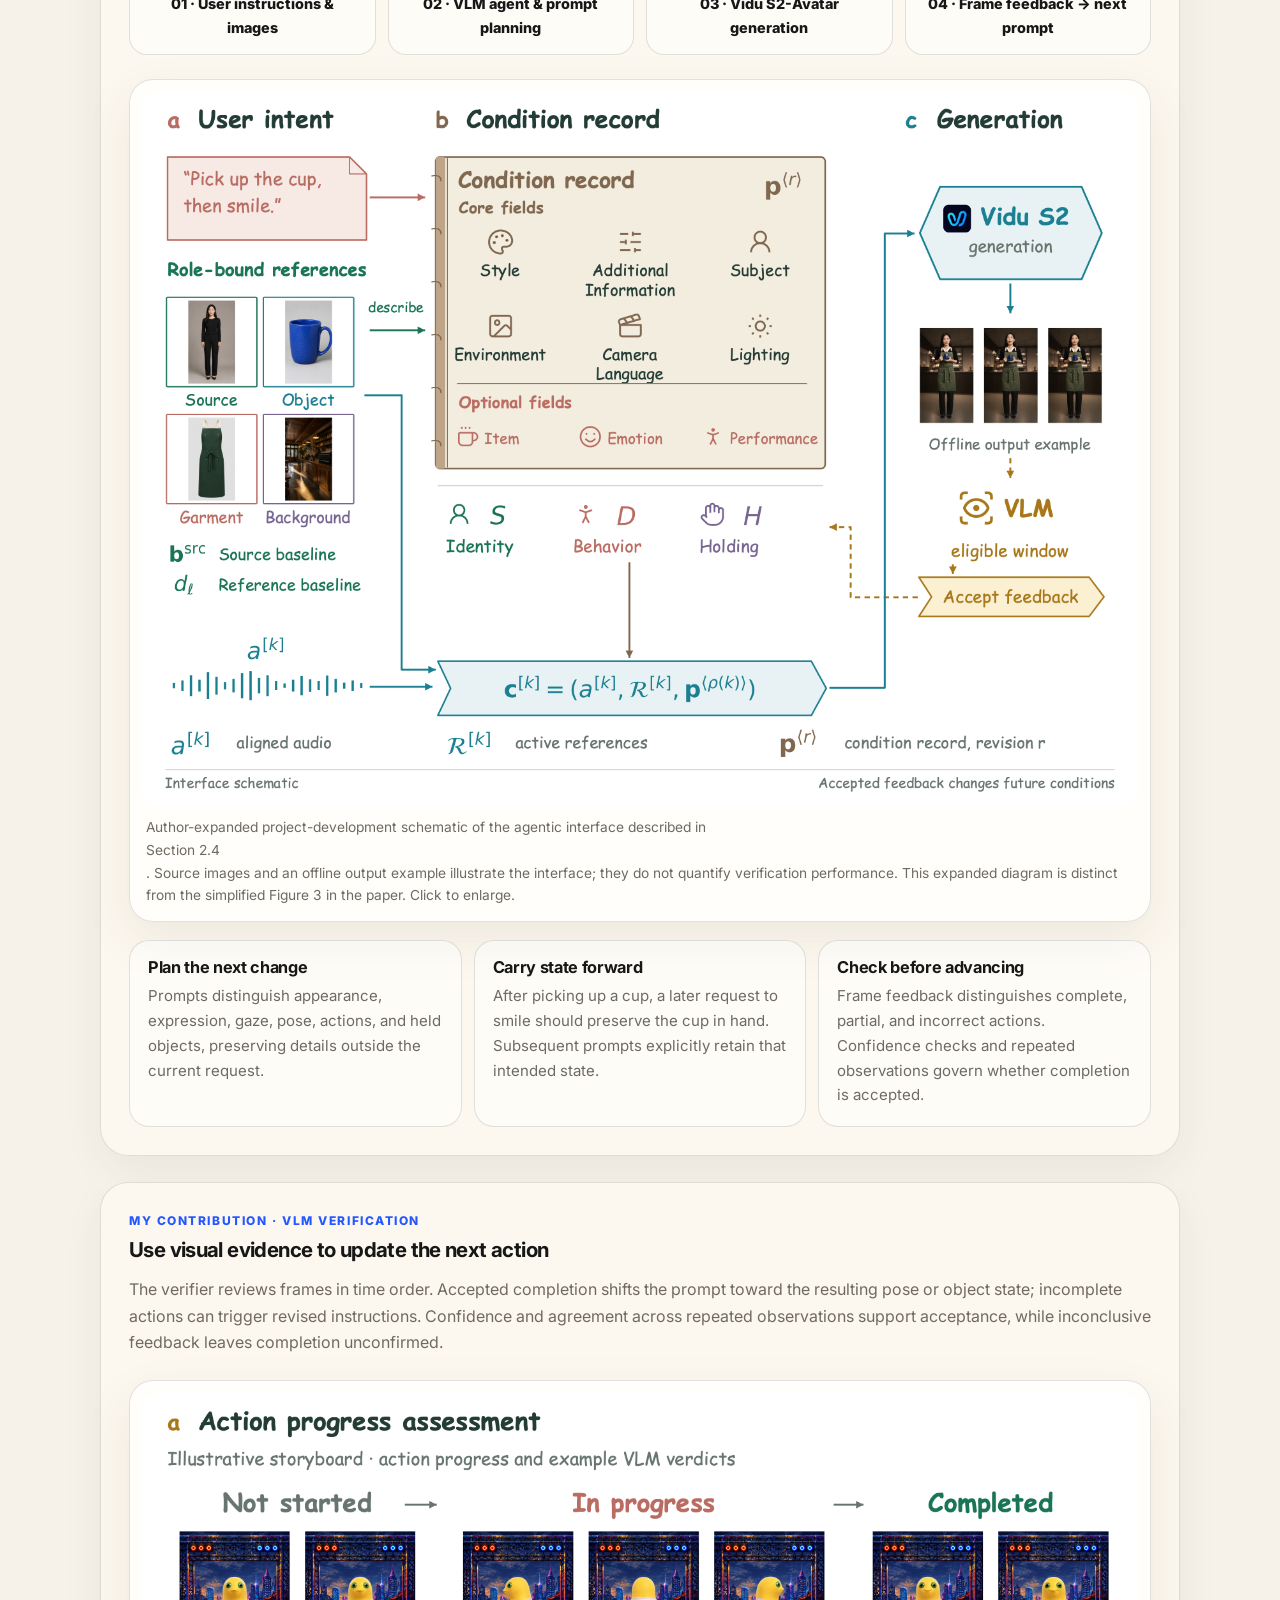
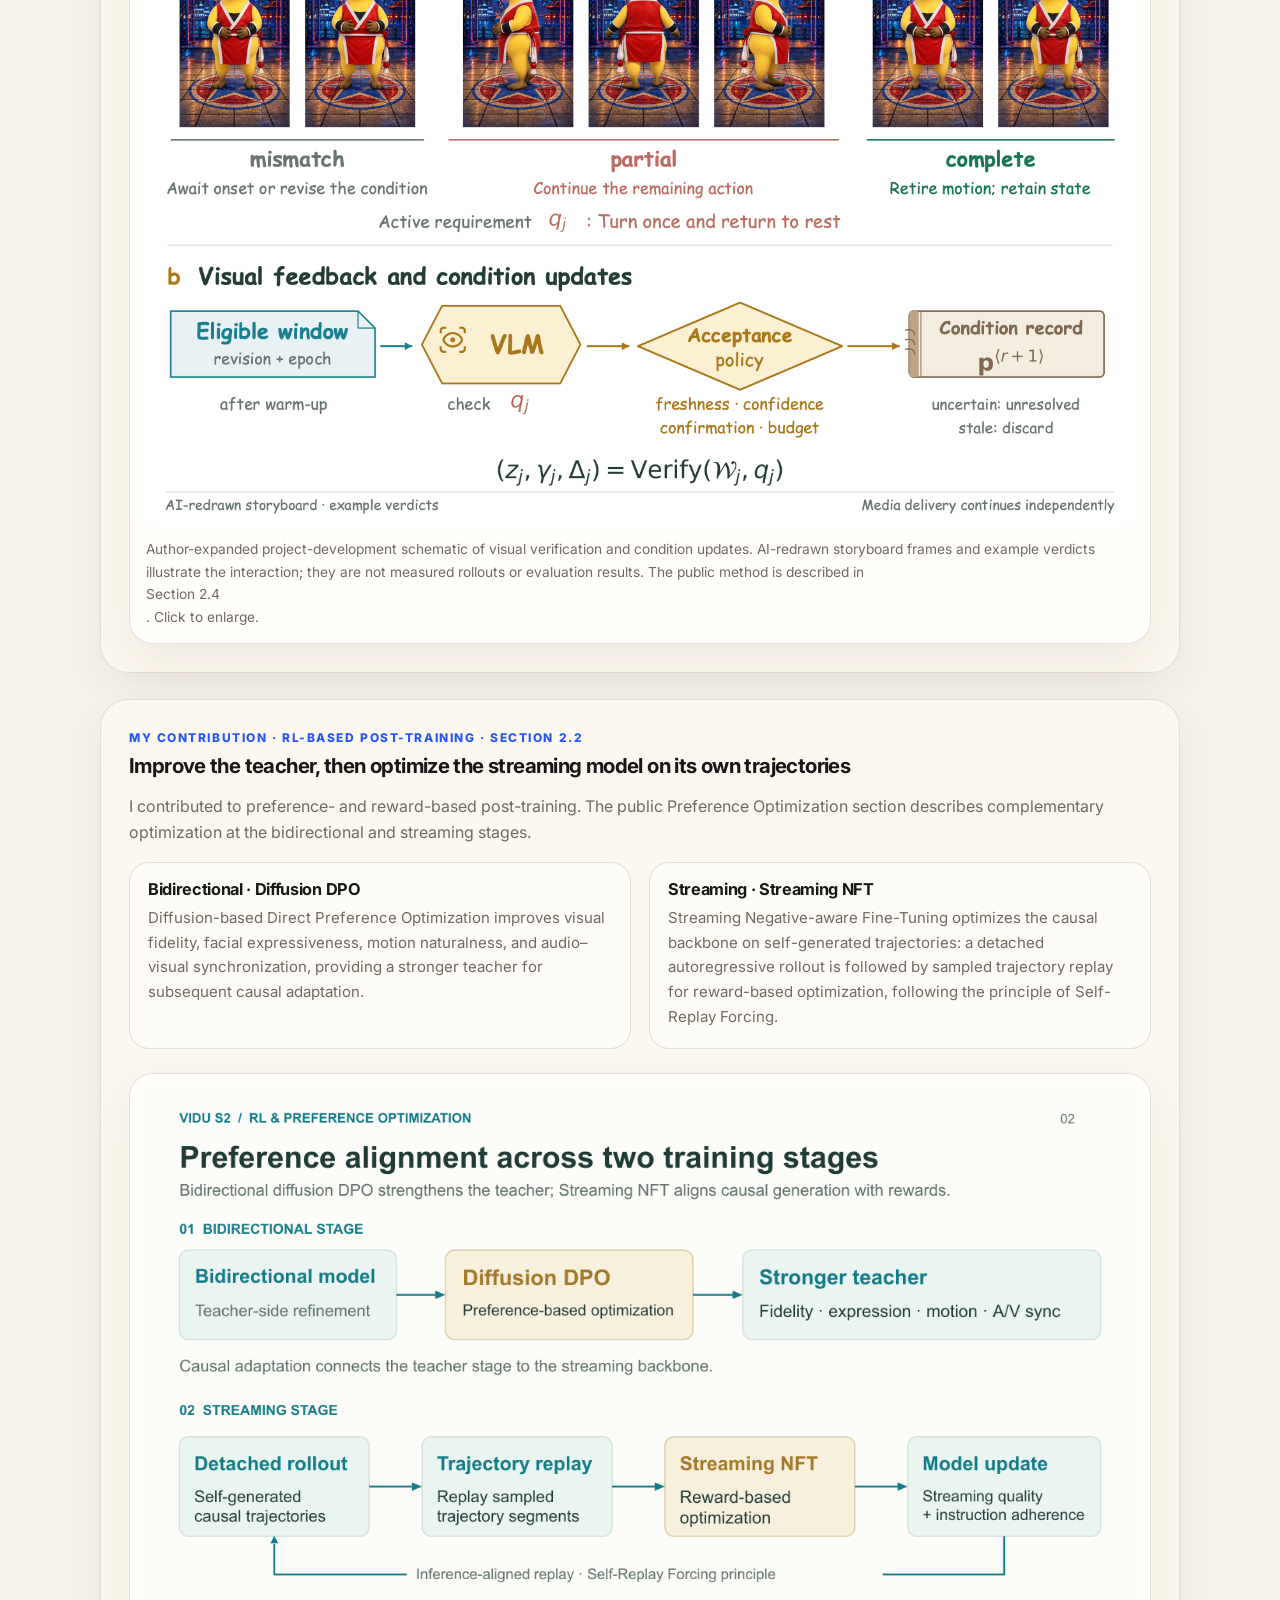
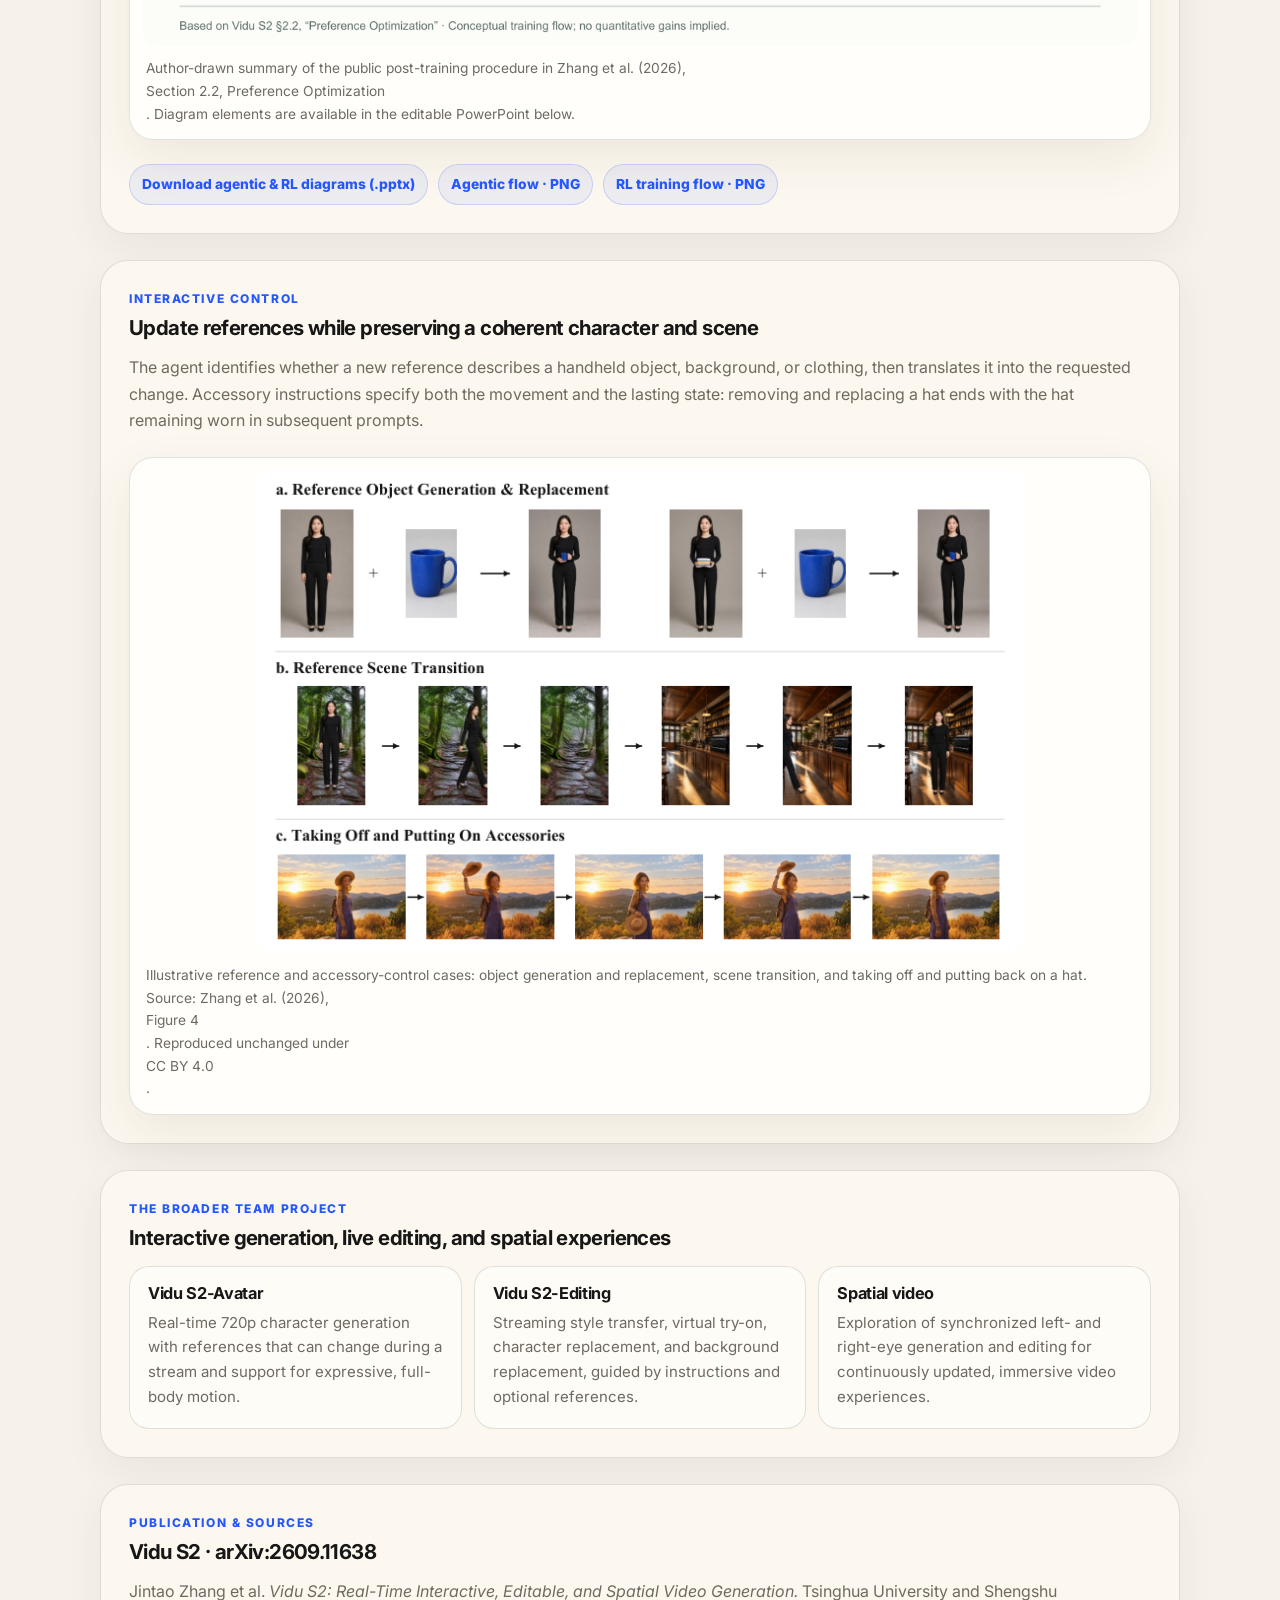
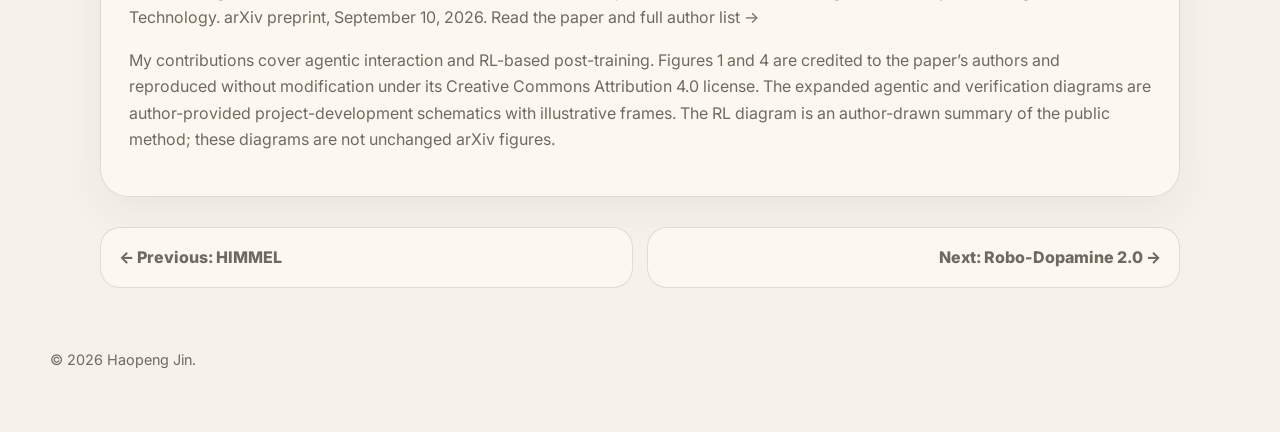
<file: pages/vidu-s2.html>
<!doctype html>
<html lang="en">
  <head>
    <meta charset="utf-8" />
    <meta name="viewport" content="width=device-width, initial-scale=1" />
    <meta
      name="description"
      content="Vidu S2: Real-Time Interactive, Editable, and Spatial Video Generation. Haopeng Jin contributes to agentic interaction and RL-based post-training for interactive avatar generation."
    />
    <title>Vidu S2: Real-Time Interactive, Editable, and Spatial Video Generation | Haopeng Jin</title>
    <link rel="canonical" href="https://sunbeam23333.github.io/Jason.Kim/pages/vidu-s2.html" />
    <meta property="og:title" content="Vidu S2 | Haopeng Jin" />
    <meta property="og:description" content="My Vidu S2 contributions: agentic interaction with prompt planning and visual verification, plus RL-based post-training with diffusion DPO and Streaming NFT. Expanded diagrams and editable PowerPoint included." />
    <meta property="og:type" content="article" />
    <meta property="og:url" content="https://sunbeam23333.github.io/Jason.Kim/pages/vidu-s2.html" />
    <meta property="og:image" content="https://sunbeam23333.github.io/Jason.Kim/assets/project-figures/vidu-s2-overview.png" />
    <link rel="preconnect" href="https://fonts.googleapis.com" />
    <link rel="preconnect" href="https://fonts.gstatic.com" crossorigin />
    <link
      href="https://fonts.googleapis.com/css2?family=Inter:wght@400;500;600;700;800&amp;family=Newsreader:opsz,wght@6..72,500;6..72,700&amp;display=swap"
      rel="stylesheet"
    />
    <link rel="stylesheet" href="../styles.css" />
  </head>
  <body>
    <div class="aurora-bg" aria-hidden="true">
      <span class="aurora-beam beam-one"></span>
      <span class="aurora-particle particle-four"></span>
    </div>
    <div class="site-shell">
      <main class="detail-main">
        <section class="detail-hero">
          <a class="back-link" href="../index.html#research">← Back to projects</a>
          <p class="eyebrow">arXiv · September 2026 · Tsinghua University &amp; Shengshu Technology</p>
          <h1>Vidu S2</h1>
          <p class="detail-lead">
            <strong>Real-Time Interactive, Editable, and Spatial Video Generation.</strong>
            A streaming video system that responds to evolving user instructions, supports live
            video editing, and explores immersive spatial-video experiences. My work spans
            <strong>agentic interaction and RL-based post-training</strong> for Vidu S2-Avatar.
          </p>
          <div class="detail-meta">
            <a href="https://arxiv.org/abs/2609.11638" target="_blank" rel="noreferrer">arXiv paper</a>
            <a href="https://arxiv.org/pdf/2609.11638" target="_blank" rel="noreferrer">PDF</a>
            <a href="https://vidu.com/vidu-stream" target="_blank" rel="noreferrer">Official demo</a>
            <span>Published September 10, 2026</span>
          </div>
          <div class="role-note">
            <strong>My contribution</strong>
            <p>
              Co-author contributing to the <strong>Agentic System</strong>
              (<a href="https://arxiv.org/html/2609.11638v1#S2.SS4" target="_blank" rel="noreferrer">Section 2.4</a>)
              and <strong>RL-based post-training</strong>
              (<a href="https://arxiv.org/html/2609.11638v1#S2.SS2" target="_blank" rel="noreferrer">Section 2.2, Preference Optimization</a>).
              My work connects multimodal inputs, prompt planning, generation, and visual feedback,
              alongside preference- and reward-based optimization for the video model.
            </p>
          </div>
          <nav class="detail-meta" aria-label="Explore my contributions">
            <a href="#agentic-system">Agentic interaction</a>
            <a href="#visual-feedback">VLM verification</a>
            <a href="#rl-post-training">RL post-training</a>
            <a href="../assets/downloads/vidu-s2-contribution-flows.pptx" download>Download editable diagrams (.pptx)</a>
          </nav>
          <figure class="detail-figure hero-figure">
            <a
              href="../assets/project-figures/vidu-s2-overview.png"
              target="_blank"
              rel="noreferrer"
              aria-label="Open the Vidu S2 overview at full resolution"
            >
              <img
                src="../assets/project-figures/vidu-s2-overview.png"
                alt="Vidu S2 overview showing interactive avatar generation, real-time video editing, and spatial video"
                width="2047"
                height="1060"
                fetchpriority="high"
              />
            </a>
            <figcaption>
              Team project overview. Source: Zhang et al. (2026),
              <a href="https://arxiv.org/html/2609.11638v1#S0.F1" target="_blank" rel="noreferrer">Figure 1</a>.
              Reproduced unchanged under
              <a href="https://creativecommons.org/licenses/by/4.0/" target="_blank" rel="noreferrer">CC BY 4.0</a>.
            </figcaption>
          </figure>
        </section>

        <section class="detail-section" id="agentic-system">
          <span class="section-label">My contribution · Agentic interaction · Section 2.4</span>
          <h2>Close the loop between an instruction and what the video actually shows</h2>
          <p>
            The VLM agent interprets text or transcribed speech together with the initial image
            and optional references. It plans prompts for Vidu S2-Avatar, then reviews generated
            frames to decide how later prompts should evolve.
          </p>
          <div class="method-flow" aria-label="The interaction loop">
            <span>01 · User instructions &amp; images</span>
            <span>02 · VLM agent &amp; prompt planning</span>
            <span>03 · Vidu S2-Avatar generation</span>
            <span>04 · Frame feedback → next prompt</span>
          </div>
          <figure class="detail-figure">
            <a
              href="../assets/project-figures/vidu-s2-agentic-expanded.png"
              target="_blank"
              rel="noreferrer"
              aria-label="Open the expanded agentic interaction schematic at full resolution"
            >
              <img
                src="../assets/project-figures/vidu-s2-agentic-expanded.png"
                alt="Expanded project-development schematic connecting user inputs, the agentic interface, video generation, and visual feedback"
                width="1560"
                height="1117"
                loading="lazy"
                decoding="async"
              />
            </a>
            <figcaption>
              Author-expanded project-development schematic of the agentic interface described in
              <a href="https://arxiv.org/html/2609.11638v1#S2.SS4" target="_blank" rel="noreferrer">Section 2.4</a>.
              Source images and an offline output example illustrate the interface; they do not
              quantify verification performance. This expanded diagram is distinct from the
              simplified Figure 3 in the paper. Click to enlarge.
            </figcaption>
          </figure>
          <div class="insight-grid">
            <div class="insight-card">
              <h3>Plan the next change</h3>
              <p>
                Prompts distinguish appearance, expression, gaze, pose, actions, and held objects,
                preserving details outside the current request.
              </p>
            </div>
            <div class="insight-card">
              <h3>Carry state forward</h3>
              <p>
                After picking up a cup, a later request to smile should preserve the cup in hand.
                Subsequent prompts explicitly retain that intended state.
              </p>
            </div>
            <div class="insight-card">
              <h3>Check before advancing</h3>
              <p>
                Frame feedback distinguishes complete, partial, and incorrect actions. Confidence
                checks and repeated observations govern whether completion is accepted.
              </p>
            </div>
          </div>
        </section>

        <section class="detail-section" id="visual-feedback">
          <span class="section-label">My contribution · VLM verification</span>
          <h2>Use visual evidence to update the next action</h2>
          <p>
            The verifier reviews frames in time order. Accepted completion shifts the prompt
            toward the resulting pose or object state; incomplete actions can trigger revised
            instructions. Confidence and agreement across repeated observations support acceptance,
            while inconclusive feedback leaves completion unconfirmed.
          </p>
          <figure class="detail-figure">
            <a
              href="../assets/project-figures/vidu-s2-vlm-verification.png"
              target="_blank"
              rel="noreferrer"
              aria-label="Open the expanded VLM verification schematic at full resolution"
            >
              <img
                src="../assets/project-figures/vidu-s2-vlm-verification.png"
                alt="Illustrative action-progress storyboard and VLM verification flow showing partial and completed actions followed by condition updates"
                width="1560"
                height="1150"
                loading="lazy"
                decoding="async"
              />
            </a>
            <figcaption>
              Author-expanded project-development schematic of visual verification and condition
              updates. AI-redrawn storyboard frames and example verdicts illustrate the interaction;
              they are not measured rollouts or evaluation results. The public method is described in
              <a href="https://arxiv.org/html/2609.11638v1#S2.SS4" target="_blank" rel="noreferrer">Section 2.4</a>.
              Click to enlarge.
            </figcaption>
          </figure>
        </section>

        <section class="detail-section" id="rl-post-training">
          <span class="section-label">My contribution · RL-based post-training · Section 2.2</span>
          <h2>Improve the teacher, then optimize the streaming model on its own trajectories</h2>
          <p>
            I contributed to preference- and reward-based post-training. The public
            <a href="https://arxiv.org/html/2609.11638v1#S2.SS2" target="_blank" rel="noreferrer">Preference Optimization section</a>
            describes complementary optimization at the bidirectional and streaming stages.
          </p>
          <div class="detail-grid">
            <div class="insight-card">
              <h3>Bidirectional · Diffusion DPO</h3>
              <p>
                Diffusion-based Direct Preference Optimization improves visual fidelity, facial
                expressiveness, motion naturalness, and audio–visual synchronization, providing a
                stronger teacher for subsequent causal adaptation.
              </p>
            </div>
            <div class="insight-card">
              <h3>Streaming · Streaming NFT</h3>
              <p>
                Streaming Negative-aware Fine-Tuning optimizes the causal backbone on self-generated
                trajectories: a detached autoregressive rollout is followed by sampled trajectory
                replay for reward-based optimization, following the principle of Self-Replay Forcing.
              </p>
            </div>
          </div>
          <figure class="detail-figure">
            <a
              href="../assets/project-figures/vidu-s2-rl-training.png"
              target="_blank"
              rel="noreferrer"
              aria-label="Open the RL post-training diagram at full resolution"
            >
              <img
                src="../assets/project-figures/vidu-s2-rl-training.png"
                alt="RL post-training diagram showing bidirectional diffusion DPO and streaming NFT with detached rollout, trajectory replay, and reward-based optimization"
                width="2560"
                height="1440"
                loading="lazy"
                decoding="async"
              />
            </a>
            <figcaption>
              Author-drawn summary of the public post-training procedure in Zhang et al. (2026),
              <a href="https://arxiv.org/html/2609.11638v1#S2.SS2" target="_blank" rel="noreferrer">Section 2.2, Preference Optimization</a>.
              Diagram elements are available in the editable PowerPoint below.
            </figcaption>
          </figure>
          <div class="detail-meta">
            <a href="../assets/downloads/vidu-s2-contribution-flows.pptx" download>Download agentic &amp; RL diagrams (.pptx)</a>
            <a href="../assets/project-figures/vidu-s2-agentic-flow.png" target="_blank" rel="noreferrer">Agentic flow · PNG</a>
            <a href="../assets/project-figures/vidu-s2-rl-training.png" target="_blank" rel="noreferrer">RL training flow · PNG</a>
          </div>
        </section>

        <section class="detail-section">
          <span class="section-label">Interactive control</span>
          <h2>Update references while preserving a coherent character and scene</h2>
          <p>
            The agent identifies whether a new reference describes a handheld object, background,
            or clothing, then translates it into the requested change. Accessory instructions
            specify both the movement and the lasting state: removing and replacing a hat ends
            with the hat remaining worn in subsequent prompts.
          </p>
          <figure class="detail-figure compact-figure">
            <a
              href="../assets/project-figures/vidu-s2-reference-control.png"
              target="_blank"
              rel="noreferrer"
              aria-label="Open the reference and accessory control cases at full resolution"
            >
              <img
                src="../assets/project-figures/vidu-s2-reference-control.png"
                alt="Illustrative cases of mug generation and replacement, a scene transition, and removing then replacing a hat"
                width="780"
                height="490"
                loading="lazy"
                decoding="async"
              />
            </a>
            <figcaption>
              Illustrative reference and accessory-control cases: object generation and replacement,
              scene transition, and taking off and putting back on a hat. Source: Zhang et al. (2026),
              <a href="https://arxiv.org/html/2609.11638v1#S2.F4" target="_blank" rel="noreferrer">Figure 4</a>.
              Reproduced unchanged under
              <a href="https://creativecommons.org/licenses/by/4.0/" target="_blank" rel="noreferrer">CC BY 4.0</a>.
            </figcaption>
          </figure>
        </section>

        <section class="detail-section">
          <span class="section-label">The broader team project</span>
          <h2>Interactive generation, live editing, and spatial experiences</h2>
          <div class="insight-grid">
            <div class="insight-card">
              <h3>Vidu S2-Avatar</h3>
              <p>
                Real-time 720p character generation with references that can change during a stream
                and support for expressive, full-body motion.
              </p>
            </div>
            <div class="insight-card">
              <h3>Vidu S2-Editing</h3>
              <p>
                Streaming style transfer, virtual try-on, character replacement, and background
                replacement, guided by instructions and optional references.
              </p>
            </div>
            <div class="insight-card">
              <h3>Spatial video</h3>
              <p>
                Exploration of synchronized left- and right-eye generation and editing for
                continuously updated, immersive video experiences.
              </p>
            </div>
          </div>
        </section>

        <section class="detail-section" id="source">
          <span class="section-label">Publication &amp; sources</span>
          <h2>Vidu S2 · arXiv:2609.11638</h2>
          <p>
            Jintao Zhang et al. <em>Vidu S2: Real-Time Interactive, Editable, and Spatial Video
            Generation.</em> Tsinghua University and Shengshu Technology. arXiv preprint,
            September 10, 2026.
            <a href="https://arxiv.org/abs/2609.11638" target="_blank" rel="noreferrer">Read the paper and full author list →</a>
          </p>
          <p>
            My contributions cover
            <a href="https://arxiv.org/html/2609.11638v1#S2.SS4" target="_blank" rel="noreferrer">agentic interaction</a>
            and <a href="https://arxiv.org/html/2609.11638v1#S2.SS2" target="_blank" rel="noreferrer">RL-based post-training</a>.
            Figures 1 and 4 are credited to the paper’s authors and reproduced without
            modification under its
            <a href="https://creativecommons.org/licenses/by/4.0/" target="_blank" rel="noreferrer">Creative Commons Attribution 4.0 license</a>.
            The expanded agentic and verification diagrams are author-provided project-development
            schematics with illustrative frames. The RL diagram is an author-drawn summary of the
            public method; these diagrams are not unchanged arXiv figures.
          </p>
        </section>

        <nav class="project-nav" aria-label="Project navigation">
          <a href="hy-himmel.html">← Previous: HIMMEL</a>
          <a href="vla-robotics.html">Next: Robo-Dopamine 2.0 →</a>
        </nav>
      </main>
      <footer class="footer"><p>© <span id="year"></span> Haopeng Jin.</p></footer>
    </div>
    <script src="../script.js"></script>
  </body>
</html>
</file>
<file: styles.css>
:root {
  --bg: #f6f2ea;
  --paper: #fffaf1;
  --ink: #171717;
  --muted: #6f6a61;
  --line: rgba(23, 23, 23, 0.12);
  --accent: #2457ff;
  --accent-dark: #102a86;
  --sage: #dfe8da;
  --amber: #f1cf86;
  --shadow: 0 24px 70px rgba(46, 37, 22, 0.12);
  --mouse-x: 50vw;
  --mouse-y: 24vh;
}

* {
  box-sizing: border-box;
}

html {
  scroll-behavior: smooth;
  overflow-x: clip;
}

body {
  margin: 0;
  background:
    radial-gradient(circle at var(--mouse-x) var(--mouse-y), rgba(91, 255, 207, 0.18), transparent 16rem),
    radial-gradient(circle at top left, rgba(36, 87, 255, 0.13), transparent 36rem),
    radial-gradient(circle at 88% 8%, rgba(241, 207, 134, 0.28), transparent 32rem),
    var(--bg);
  color: var(--ink);
  font-family: Inter, system-ui, -apple-system, BlinkMacSystemFont, "Segoe UI", sans-serif;
  line-height: 1.65;
  overflow-x: hidden;
}

a {
  color: inherit;
  text-decoration: none;
}

a:hover {
  color: var(--accent);
}

a:focus-visible,
button:focus-visible {
  outline: 3px solid rgba(36, 87, 255, 0.42);
  outline-offset: 4px;
}

.site-shell {
  position: relative;
  z-index: 1;
  width: min(1180px, calc(100% - 36px));
  margin: 0 auto;
}

.aurora-bg {
  position: fixed;
  inset: -18vh -18vw auto;
  z-index: 0;
  height: 112vh;
  pointer-events: none;
  overflow: hidden;
  opacity: 0.92;
  filter: saturate(1.15);
}

.aurora-bg::before {
  content: "";
  position: absolute;
  inset: 0;
  background:
    radial-gradient(circle at 18% 22%, rgba(57, 255, 202, 0.18), transparent 23rem),
    radial-gradient(circle at 74% 8%, rgba(95, 74, 255, 0.2), transparent 28rem),
    radial-gradient(circle at 58% 42%, rgba(102, 255, 156, 0.13), transparent 24rem);
  filter: blur(18px);
}

.aurora-bg::after {
  content: "";
  position: absolute;
  inset: 0;
  background-image:
    linear-gradient(rgba(255, 255, 255, 0.2) 1px, transparent 1px),
    linear-gradient(90deg, rgba(255, 255, 255, 0.16) 1px, transparent 1px);
  background-size: 86px 86px;
  mask-image: linear-gradient(to bottom, rgba(0, 0, 0, 0.55), transparent 72%);
  opacity: 0.2;
}

.aurora-beam {
  position: absolute;
  left: 50%;
  width: 112vw;
  height: 24vh;
  border-radius: 999px;
  mix-blend-mode: screen;
  filter: blur(28px);
  transform-origin: center;
  animation: auroraDrift 15s ease-in-out infinite alternate;
}

.beam-one {
  top: 12vh;
  background: linear-gradient(90deg, transparent 6%, rgba(35, 113, 255, 0.02), rgba(54, 255, 207, 0.52), rgba(130, 92, 255, 0.44), transparent 88%);
  transform: translateX(-50%) rotate(-13deg);
}

.beam-two {
  top: 30vh;
  height: 18vh;
  background: linear-gradient(90deg, transparent 9%, rgba(241, 207, 134, 0.32), rgba(58, 255, 173, 0.42), rgba(41, 112, 255, 0.26), transparent 92%);
  transform: translateX(-47%) rotate(8deg);
  animation-delay: -5s;
}

.beam-three {
  top: 47vh;
  height: 20vh;
  background: linear-gradient(90deg, transparent 4%, rgba(138, 95, 255, 0.22), rgba(31, 229, 255, 0.32), rgba(214, 255, 133, 0.24), transparent 86%);
  transform: translateX(-55%) rotate(-5deg);
  animation-delay: -9s;
}

.aurora-particle {
  position: absolute;
  width: 10px;
  height: 10px;
  border-radius: 999px;
  background: rgba(255, 255, 255, 0.92);
  box-shadow:
    0 0 18px rgba(70, 255, 211, 0.86),
    0 0 42px rgba(97, 92, 255, 0.42);
  animation: particleFloat 18s ease-in-out infinite;
}

.particle-one {
  top: 17vh;
  left: 14vw;
}

.particle-two {
  top: 38vh;
  left: 82vw;
  width: 7px;
  height: 7px;
  animation-delay: -5s;
}

.particle-three {
  top: 58vh;
  left: 46vw;
  width: 12px;
  height: 12px;
  animation-delay: -9s;
}

.particle-four {
  top: 24vh;
  left: 62vw;
  width: 6px;
  height: 6px;
  animation-delay: -13s;
}

@keyframes auroraDrift {
  0% {
    translate: -2vw -1vh;
    scale: 1 1;
  }

  50% {
    translate: 3vw 2vh;
    scale: 1.04 0.92;
  }

  100% {
    translate: -1vw 4vh;
    scale: 0.96 1.08;
  }
}

@keyframes particleFloat {
  0% {
    opacity: 0;
    transform: translate3d(0, 20px, 0) scale(0.5);
  }

  20% {
    opacity: 0.8;
  }

  55% {
    opacity: 1;
    transform: translate3d(32px, -48px, 0) scale(1.3);
  }

  100% {
    opacity: 0;
    transform: translate3d(-24px, -110px, 0) scale(0.7);
  }
}

@media (prefers-reduced-motion: reduce) {
  html {
    scroll-behavior: auto;
  }

  .aurora-beam,
  .aurora-particle,
  .feature-card,
  .button.primary::after {
    animation: none;
  }
}

.nav {
  position: sticky;
  top: 18px;
  z-index: 20;
  display: flex;
  align-items: center;
  justify-content: space-between;
  gap: 24px;
  margin: 18px 0 42px;
  padding: 12px 14px;
  border: 1px solid var(--line);
  border-radius: 999px;
  background: rgba(255, 250, 241, 0.82);
  backdrop-filter: blur(18px);
  box-shadow: 0 14px 50px rgba(34, 26, 14, 0.08);
}

.brand,
.nav-links {
  display: flex;
  align-items: center;
}

.brand {
  gap: 10px;
  font-weight: 800;
}

.brand-mark {
  display: grid;
  width: 38px;
  height: 38px;
  place-items: center;
  border-radius: 50%;
  background: var(--ink);
  color: var(--paper);
  font-size: 0.85rem;
  letter-spacing: -0.04em;
}

.nav-links {
  gap: 8px;
}

.nav-links a {
  padding: 8px 13px;
  border-radius: 999px;
  color: var(--muted);
  font-size: 0.92rem;
  font-weight: 700;
}

.nav-links a:hover {
  background: rgba(36, 87, 255, 0.08);
  color: var(--accent);
}

.nav-toggle {
  display: none;
  border: 0;
  border-radius: 999px;
  background: var(--ink);
  color: var(--paper);
  padding: 9px 14px;
  font: inherit;
  font-weight: 700;
}

.section {
  padding: 74px 0;
}

section[id] {
  scroll-margin-top: 108px;
}

.hero {
  position: relative;
  display: grid;
  grid-template-columns: minmax(0, 1.35fr) minmax(280px, 0.65fr);
  align-items: center;
  gap: 50px;
  min-height: calc(100vh - 170px);
  padding-top: 16px;
}

.hero::before {
  content: "";
  position: absolute;
  inset: 2% -10% auto;
  z-index: -1;
  height: 60%;
  background:
    radial-gradient(ellipse at 18% 42%, rgba(37, 255, 199, 0.18), transparent 40%),
    radial-gradient(ellipse at 80% 20%, rgba(105, 83, 255, 0.22), transparent 42%),
    linear-gradient(112deg, transparent 8%, rgba(255, 255, 255, 0.34), rgba(72, 255, 211, 0.16), transparent 70%);
  filter: blur(34px);
  opacity: 0.84;
}

.eyebrow,
.card-kicker {
  margin: 0 0 14px;
  color: var(--accent);
  font-size: 0.76rem;
  font-weight: 800;
  letter-spacing: 0.14em;
  text-transform: uppercase;
}

h1,
h2,
h3 {
  margin: 0;
  line-height: 1.05;
  letter-spacing: -0.045em;
}

h1,
h2 {
  font-family: Newsreader, Georgia, serif;
}

h1 {
  max-width: 780px;
  font-size: clamp(2.45rem, 4.7vw, 4.85rem);
}

h2 {
  font-size: clamp(2.2rem, 4.5vw, 4.4rem);
}

h3 {
  font-size: 1.28rem;
}

.hero-text,
.prose,
.feature-card p,
.project-list p,
.timeline p {
  color: var(--muted);
}

.hero-text {
  max-width: 780px;
  margin: 24px 0 0;
  font-size: 1.18rem;
}

.hero-actions,
.signal-row {
  display: flex;
  flex-wrap: wrap;
  gap: 12px;
  margin-top: 30px;
}

.button {
  position: relative;
  overflow: hidden;
  display: inline-flex;
  align-items: center;
  justify-content: center;
  min-height: 48px;
  padding: 0 20px;
  border: 1px solid var(--line);
  border-radius: 999px;
  font-weight: 800;
}

.social-icon {
  width: 18px;
  height: 18px;
  margin-right: 8px;
  fill: currentColor;
}

.button.primary {
  background: var(--ink);
  color: var(--paper);
}

.button.primary::after {
  content: "";
  position: absolute;
  inset: -40% auto -40% -60%;
  width: 48%;
  background: linear-gradient(90deg, transparent, rgba(255, 255, 255, 0.42), transparent);
  transform: skewX(-18deg);
  animation: buttonShimmer 4.8s ease-in-out infinite;
}

@keyframes buttonShimmer {
  0%,
  48% {
    left: -60%;
  }

  72%,
  100% {
    left: 118%;
  }
}

.button.secondary {
  background: rgba(255, 255, 255, 0.45);
}

.scholar-button {
  gap: 3px;
  border-color: rgba(23, 23, 23, 0.12);
  background: rgba(255, 255, 255, 0.5);
  color: #3c4043;
}

.google-wordmark {
  display: inline-flex;
  letter-spacing: -0.02em;
}

.g-blue {
  color: #4285f4;
}

.g-red {
  color: #ea4335;
}

.g-yellow {
  color: #fbbc05;
}

.g-green {
  color: #34a853;
}

.scholar-word {
  color: #3c4043;
}

.signal-row span {
  padding: 7px 12px;
  border: 1px solid var(--line);
  border-radius: 999px;
  background: rgba(255, 250, 241, 0.58);
  color: var(--muted);
  font-size: 0.88rem;
  font-weight: 700;
}

.hero-card {
  position: relative;
  padding: 18px;
  border: 1px solid var(--line);
  border-radius: 34px;
  background: linear-gradient(160deg, rgba(255, 250, 241, 0.96), rgba(223, 232, 218, 0.82));
  box-shadow: var(--shadow);
}

.portrait-wrap {
  overflow: hidden;
  aspect-ratio: 1 / 1;
  border-radius: 26px;
  background: var(--sage);
}

.portrait-wrap img {
  width: 100%;
  height: 100%;
  object-fit: cover;
  display: block;
}

.profile-card-copy {
  padding: 20px 6px 4px;
}

.profile-card-copy h2 {
  font-family: Inter, sans-serif;
  font-size: 1.65rem;
  letter-spacing: -0.05em;
}

.profile-card-copy p {
  margin: 7px 0 0;
  color: var(--muted);
}

.muted {
  color: var(--muted);
}

.split-section {
  display: grid;
  grid-template-columns: 0.9fr 1.1fr;
  gap: 58px;
  border-top: 1px solid var(--line);
}

.prose {
  font-size: 1.05rem;
}

.prose p:first-child {
  margin-top: 0;
}

.section-heading {
  display: flex;
  justify-content: space-between;
  align-items: end;
  gap: 40px;
  margin-bottom: 28px;
}

.feature-grid {
  display: grid;
  grid-template-columns: repeat(3, minmax(0, 1fr));
  gap: 18px;
}

.feature-card,
.project-list article,
.timeline article,
.note-grid a,
.contact {
  border: 1px solid var(--line);
  border-radius: 28px;
  background: rgba(255, 250, 241, 0.72);
  box-shadow: 0 14px 42px rgba(46, 37, 22, 0.06);
}

.feature-card {
  position: relative;
  overflow: hidden;
  min-height: 280px;
  padding: 26px;
  transition:
    transform 360ms ease,
    box-shadow 360ms ease,
    border-color 360ms ease,
    background 360ms ease;
}

.feature-card::before {
  content: "";
  position: absolute;
  inset: 0;
  border-radius: inherit;
  background:
    linear-gradient(120deg, transparent, rgba(65, 255, 204, 0.18), transparent 42%),
    radial-gradient(circle at var(--mouse-x) var(--mouse-y), rgba(87, 105, 255, 0.12), transparent 18rem);
  opacity: 0;
  transition: opacity 320ms ease;
  pointer-events: none;
}

.feature-card:hover {
  border-color: rgba(36, 87, 255, 0.32);
  box-shadow: 0 24px 80px rgba(36, 87, 255, 0.13);
  transform: translateY(-8px);
}

.feature-card:hover::before {
  opacity: 1;
}

@keyframes cardFloat {
  0%,
  100% {
    translate: 0 0;
  }

  50% {
    translate: 0 -5px;
  }
}

.feature-card.highlight {
  grid-column: span 2;
  background: linear-gradient(145deg, #fffaf1, #e9eee5);
}

.feature-card > * {
  position: relative;
  z-index: 1;
}

.feature-card.has-preview {
  padding-top: 18px;
}

.card-preview {
  display: block;
  width: 100%;
  height: auto;
  aspect-ratio: 16 / 9;
  margin: 0 0 22px;
  padding: 9px;
  border: 1px solid rgba(23, 23, 23, 0.09);
  border-radius: 20px;
  background: rgba(255, 255, 255, 0.86);
  box-shadow: 0 12px 30px rgba(46, 37, 22, 0.08);
  object-fit: contain;
}

.feature-card p {
  margin: 14px 0 0;
}

.title-link {
  color: var(--ink);
  display: inline;
  text-decoration: none;
  background: none;
  border: 0;
  box-shadow: none;
  transition: none;
}

.title-link:hover {
  color: var(--ink);
  background: none;
}

.feature-card ul {
  margin: 18px 0 0;
  padding-left: 18px;
  color: var(--muted);
}

.card-links {
  display: flex;
  flex-wrap: wrap;
  gap: 10px;
  margin-top: 18px;
}

.card-links a {
  display: inline-flex;
  align-items: center;
  min-height: 34px;
  padding: 0 12px;
  border: 1px solid rgba(36, 87, 255, 0.18);
  border-radius: 999px;
  background: rgba(36, 87, 255, 0.06);
  font-weight: 800;
  color: var(--accent);
  font-size: 0.88rem;
  transition:
    transform 240ms ease,
    background 240ms ease;
}

.card-links a:hover {
  background: rgba(36, 87, 255, 0.12);
  transform: translateY(-2px);
}

.project-list {
  display: grid;
  gap: 16px;
}

.project-list article {
  display: grid;
  grid-template-columns: 70px 1fr;
  gap: 18px;
  padding: 24px;
}

.index {
  color: var(--accent);
  font-family: Newsreader, Georgia, serif;
  font-size: 2.4rem;
  font-weight: 700;
  line-height: 1;
}

.project-list h3,
.timeline h3 {
  margin-bottom: 8px;
}

.project-list p,
.timeline p {
  margin: 0;
}

.project-links {
  display: flex;
  flex-wrap: wrap;
  gap: 10px;
  margin-top: 14px;
}

.project-links a {
  display: inline-flex;
  align-items: center;
  min-height: 34px;
  padding: 0 12px;
  border: 1px solid rgba(36, 87, 255, 0.18);
  border-radius: 999px;
  background: rgba(255, 255, 255, 0.46);
  color: var(--accent);
  font-size: 0.86rem;
  font-weight: 800;
}

.project-links a:hover {
  background: rgba(36, 87, 255, 0.1);
}

.timeline {
  display: grid;
  grid-template-columns: repeat(5, minmax(0, 1fr));
  gap: 14px;
}

.timeline article {
  padding: 22px;
}

.timeline time {
  display: block;
  margin-bottom: 16px;
  color: var(--accent);
  font-size: 0.8rem;
  font-weight: 800;
}

.note-grid {
  display: grid;
  grid-template-columns: repeat(4, minmax(0, 1fr));
  gap: 14px;
}

.note-grid a {
  min-height: 120px;
  padding: 22px;
  font-weight: 800;
}

.contact {
  display: grid;
  grid-template-columns: 1.1fr 0.9fr;
  gap: 28px;
  padding: 38px;
  background: var(--ink);
  color: var(--paper);
}

.contact .eyebrow {
  color: var(--amber);
}

.contact-links {
  display: grid;
  align-content: center;
  gap: 12px;
}

.contact-links a {
  padding: 14px 16px;
  border: 1px solid rgba(255, 250, 241, 0.18);
  border-radius: 18px;
  background: rgba(255, 255, 255, 0.06);
  font-weight: 800;
}

.footer {
  padding: 30px 0 46px;
  color: var(--muted);
  font-size: 0.9rem;
}

.detail-main {
  max-width: 1080px;
  margin: 0 auto;
}

.detail-hero {
  padding: 48px 0 32px;
}

.back-link {
  display: inline-flex;
  margin-bottom: 24px;
  color: var(--muted);
  font-weight: 800;
}

.detail-hero h1 {
  max-width: 1030px;
  font-size: clamp(2.4rem, 6vw, 5rem);
}

.detail-lead {
  max-width: 820px;
  margin: 22px 0 0;
  color: var(--muted);
  font-size: 1.16rem;
}

.detail-meta {
  display: flex;
  flex-wrap: wrap;
  gap: 10px;
  margin-top: 24px;
}

.detail-meta span,
.detail-meta a {
  padding: 8px 12px;
  border: 1px solid var(--line);
  border-radius: 999px;
  background: rgba(255, 250, 241, 0.66);
  color: var(--muted);
  font-size: 0.86rem;
  font-weight: 800;
}

.detail-meta a {
  display: inline-flex;
  align-items: center;
  border-color: rgba(36, 87, 255, 0.2);
  background: rgba(36, 87, 255, 0.07);
  color: var(--accent);
}

.detail-meta a:hover {
  background: rgba(36, 87, 255, 0.13);
}

.role-note {
  display: grid;
  grid-template-columns: minmax(160px, 0.32fr) 1fr;
  gap: 18px;
  margin-top: 22px;
  padding: 18px 20px;
  border: 1px solid rgba(36, 87, 255, 0.16);
  border-radius: 22px;
  background: linear-gradient(135deg, rgba(36, 87, 255, 0.06), rgba(91, 255, 207, 0.08));
}

.role-note strong {
  color: var(--accent-dark);
}

.role-note p {
  margin: 0;
  color: var(--muted);
}

.detail-section {
  margin: 26px 0;
  padding: 28px;
  border: 1px solid var(--line);
  border-radius: 28px;
  background: rgba(255, 250, 241, 0.76);
  box-shadow: 0 14px 42px rgba(46, 37, 22, 0.06);
}

.detail-section h2 {
  font-family: Inter, sans-serif;
  font-size: 1.28rem;
  letter-spacing: -0.03em;
  margin-bottom: 12px;
}

.detail-section h3 {
  margin: 22px 0 8px;
  font-size: 1.02rem;
  letter-spacing: -0.02em;
}

.detail-section p,
.detail-section li {
  color: var(--muted);
}

.detail-section ul {
  margin: 12px 0 0;
  padding-left: 20px;
}

.detail-section li + li {
  margin-top: 7px;
}

.section-label {
  display: block;
  margin-bottom: 8px;
  color: var(--accent);
  font-size: 0.75rem;
  font-weight: 800;
  letter-spacing: 0.13em;
  text-transform: uppercase;
}

.detail-grid {
  display: grid;
  grid-template-columns: repeat(2, minmax(0, 1fr));
  gap: 18px;
}

.detail-figure {
  margin: 24px 0 0;
  padding: 12px;
  border: 1px solid var(--line);
  border-radius: 24px;
  background: rgba(255, 255, 255, 0.74);
  box-shadow: 0 18px 50px rgba(46, 37, 22, 0.08);
}

.detail-figure.hero-figure {
  margin-top: 28px;
  padding: 14px;
  border-radius: 30px;
  background: linear-gradient(145deg, rgba(255, 255, 255, 0.9), rgba(223, 232, 218, 0.62));
  box-shadow: 0 26px 70px rgba(46, 37, 22, 0.12);
}

.detail-figure.compact-figure img {
  width: min(100%, 768px);
  margin: 0 auto;
}

.detail-figure a {
  display: block;
  border-radius: 16px;
  cursor: zoom-in;
}

.detail-figure img {
  display: block;
  width: 100%;
  height: auto;
  border-radius: 16px;
  background: #fff;
  object-fit: contain;
}

.detail-figure figcaption {
  margin: 11px 4px 2px;
  color: var(--muted);
  font-size: 0.86rem;
}

.metric-grid {
  display: grid;
  grid-template-columns: repeat(3, minmax(0, 1fr));
  gap: 12px;
  margin-top: 18px;
}

.metric-card {
  min-height: 128px;
  padding: 18px;
  border: 1px solid var(--line);
  border-radius: 20px;
  background: rgba(255, 255, 255, 0.5);
}

.metric-value {
  display: block;
  color: var(--ink);
  font-family: Newsreader, Georgia, serif;
  font-size: clamp(1.7rem, 4vw, 2.65rem);
  font-weight: 700;
  line-height: 1;
}

.metric-label {
  display: block;
  margin-top: 9px;
  color: var(--muted);
  font-size: 0.86rem;
  font-weight: 700;
  line-height: 1.45;
}

.insight-grid {
  display: grid;
  grid-template-columns: repeat(3, minmax(0, 1fr));
  gap: 12px;
  margin-top: 18px;
}

.insight-card {
  padding: 18px;
  border: 1px solid var(--line);
  border-radius: 20px;
  background: rgba(255, 255, 255, 0.48);
}

.insight-card h3 {
  margin: 0 0 8px;
}

.insight-card p {
  margin: 0;
  font-size: 0.94rem;
}

.project-callout {
  margin-top: 18px;
  padding: 18px 20px;
  border-left: 4px solid var(--accent);
  border-radius: 0 18px 18px 0;
  background: rgba(36, 87, 255, 0.06);
}

.project-callout p {
  margin: 0;
}

.equation-stack {
  display: grid;
  gap: 10px;
  margin-top: 16px;
}

.math-block {
  margin-top: 12px;
  padding: 18px 20px;
  border: 1px solid rgba(36, 87, 255, 0.14);
  border-radius: 18px;
  background: linear-gradient(135deg, rgba(36, 87, 255, 0.055), rgba(91, 255, 207, 0.075));
  color: var(--ink);
  font-family: Newsreader, Georgia, serif;
  font-size: 1.05rem;
  line-height: 1.7;
  overflow-x: auto;
}

.math-block mjx-container {
  margin: 0 !important;
  overflow-x: auto;
  overflow-y: hidden;
  padding: 2px 0;
}

.math-caption {
  display: block;
  margin-top: 8px;
  color: var(--muted);
  font-size: 0.9rem;
}

.method-flow {
  display: grid;
  grid-template-columns: repeat(4, minmax(0, 1fr));
  gap: 12px;
  margin-top: 18px;
}

.method-flow span {
  padding: 14px;
  border: 1px solid var(--line);
  border-radius: 18px;
  background: rgba(255, 255, 255, 0.48);
  color: var(--ink);
  font-size: 0.9rem;
  font-weight: 800;
  text-align: center;
}

.project-nav {
  display: flex;
  justify-content: space-between;
  gap: 14px;
  margin: 30px 0 16px;
}

.project-nav a {
  flex: 1;
  padding: 16px 18px;
  border: 1px solid var(--line);
  border-radius: 20px;
  background: rgba(255, 250, 241, 0.72);
  color: var(--muted);
  font-weight: 800;
}

.project-nav a:last-child {
  text-align: right;
}

.project-nav a:hover {
  border-color: rgba(36, 87, 255, 0.26);
  color: var(--accent);
}

@media (max-width: 980px) {
  .hero,
  .split-section,
  .contact {
    grid-template-columns: 1fr;
  }

  .feature-grid,
  .timeline,
  .note-grid,
  .detail-grid,
  .method-flow,
  .metric-grid,
  .insight-grid {
    grid-template-columns: repeat(2, minmax(0, 1fr));
  }
}

@media (max-width: 720px) {
  .site-shell {
    width: min(100% - 22px, 1180px);
  }

  .nav {
    align-items: flex-start;
    border-radius: 26px;
  }

  .nav-toggle {
    display: inline-flex;
  }

  .nav-links {
    display: none;
    position: absolute;
    inset: 60px 12px auto;
    flex-direction: column;
    align-items: stretch;
    padding: 10px;
    border: 1px solid var(--line);
    border-radius: 22px;
    background: var(--paper);
  }

  .nav-links.open {
    display: flex;
  }

  .nav-links a {
    padding: 12px 14px;
  }

  .section {
    padding: 48px 0;
  }

  h1 {
    font-size: clamp(2.35rem, 12vw, 3.55rem);
  }

  .detail-hero h1 {
    font-size: clamp(2.1rem, 10vw, 3.3rem);
  }

  .section-heading {
    display: block;
  }

  .feature-grid,
  .timeline,
  .note-grid,
  .detail-grid,
  .method-flow,
  .metric-grid,
  .insight-grid {
    grid-template-columns: 1fr;
  }

  .feature-card.highlight {
    grid-column: auto;
  }

  .project-list article {
    grid-template-columns: 1fr;
  }

  .detail-section {
    padding: 20px;
    border-radius: 22px;
  }

  .detail-meta a,
  .card-links a,
  .project-links a {
    min-height: 44px;
  }

  .role-note {
    grid-template-columns: 1fr;
  }

  .project-nav {
    flex-direction: column;
  }

  .project-nav a:last-child {
    text-align: left;
  }

  .math-block {
    padding: 15px;
    font-size: 0.96rem;
  }
}
</file>
